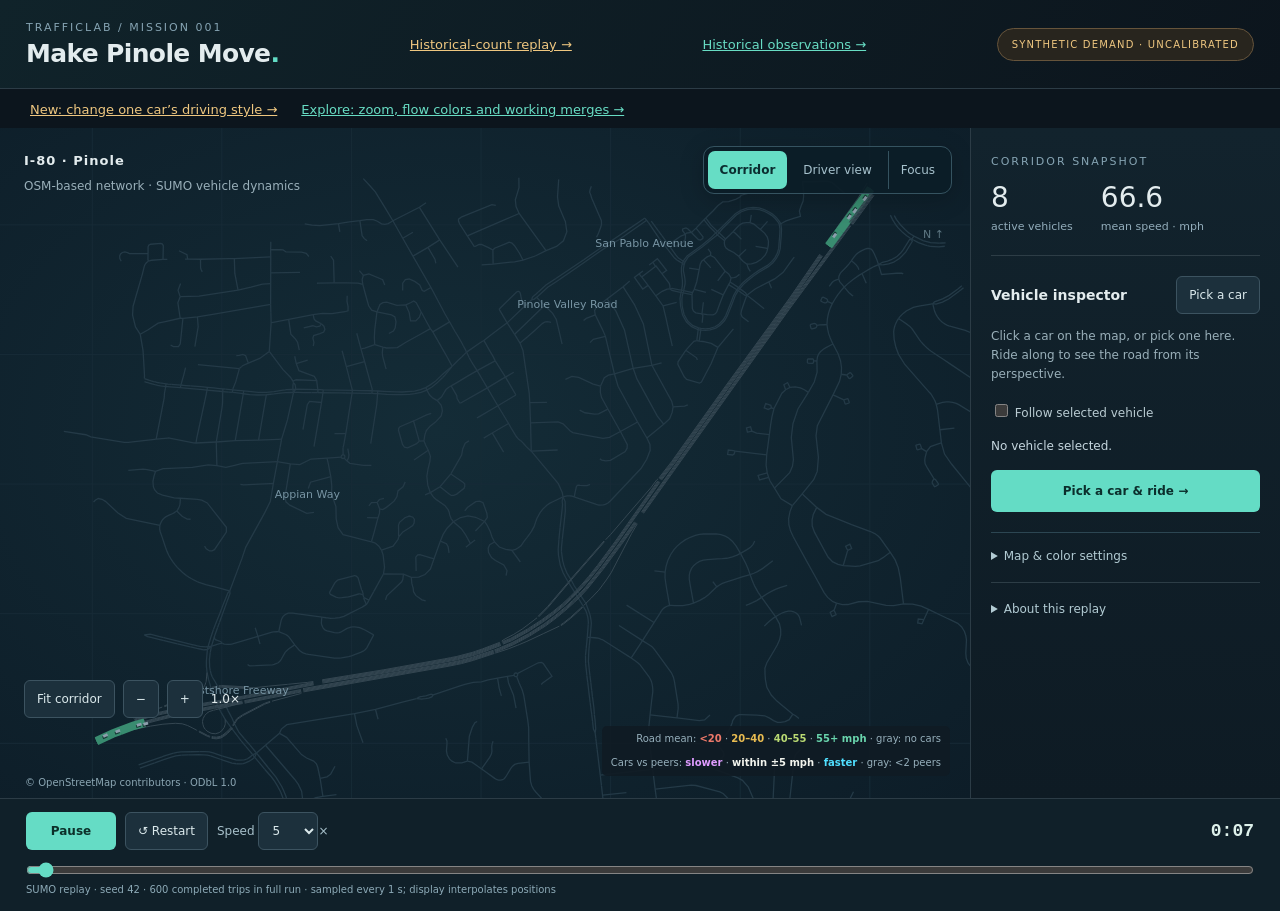
<file: docs/index.html>
<!doctype html><html lang="en"><meta charset="utf-8"><meta name="viewport" content="width=device-width,initial-scale=1"><title>TrafficLab · Make Pinole Move</title><link rel="stylesheet" href="style.css">
<body><header><div><span class="eyebrow">TRAFFICLAB / MISSION 001</span><h1>Make Pinole Move<span class="dot">.</span></h1></div><a href="historical.html" style="color:#efc780;font-size:13px">Historical-count replay →</a><a href="observations.html" style="color:#68ddc4;font-size:13px">Historical observations →</a><div class="badge">SYNTHETIC DEMAND · UNCALIBRATED</div></header>
<nav style="padding:10px 30px"><a style="color:#efc780;font-size:13px;margin-right:24px" href="drivers.html">New: change one car’s driving style →</a><a style="color:#68ddc4;font-size:13px" href="ramps.html">Explore: zoom, flow colors and working merges →</a></nav><main><section class="map" id="experience"><div class="view-switch" role="group" aria-label="Camera view"><button id="view-map" aria-pressed="true">Corridor</button><button id="view-driver" aria-pressed="false">Driver view</button><button id="focus-view" aria-pressed="false" title="Expand the road view; Escape to return">Focus</button></div><canvas tabindex="0" id="map" aria-label="Interactive road network. Click a vehicle to inspect; drag to pan; scroll to zoom."></canvas><div class="maplabel"><strong id="networkname">Loading corridor…</strong><span>OSM-based network · SUMO vehicle dynamics</span></div><div class="mapbuttons"><button id="fit">Fit corridor</button><button id="zoom-out" aria-label="Zoom out">−</button><button id="zoom" aria-label="Zoom in">+</button><output id="zoom-level" aria-label="Zoom level">1×</output></div><div class="compass">N ↑</div><div class="legend" id="flow-legend"></div><div id="driver-hud" hidden><span class="eyebrow">RIDE ALONG</span><strong><span id="driver-speed">—</span><small> mph</small></strong><span id="driver-road">Selected vehicle</span><span class="driver-disclaimer">Schematic view · flat road geometry</span></div><div id="driver-empty" hidden><strong>This car has left the recorded view.</strong><p>Pick another car to keep exploring, or scrub back.</p><button id="driver-next">Ride another car</button><button id="driver-back">Back to corridor</button></div><div id="view-notice" role="status" aria-live="polite"></div><div class="credit">© OpenStreetMap contributors · ODbL 1.0</div></section>
<aside><span class="eyebrow">CORRIDOR SNAPSHOT</span><div class="stats"><div><strong id="count">—</strong><span>active vehicles</span></div><div><strong id="mean">—</strong><span>mean speed · mph</span></div></div><hr><div class="inspecthead"><h2>Vehicle inspector</h2><button id="pick">Pick a car</button></div><p class="hint">Click a car on the map, or pick one here. Ride along to see the road from its perspective.</p><label class="follow"><input id="follow" type="checkbox"> Follow selected vehicle</label><div id="details">No vehicle selected.</div><button id="ride-selected" class="ride-button">Ride with this car →</button><details class="view-options"><summary>Map & color settings</summary><p>Scroll or pinch to zoom at a location. Drag to pan; double-click to zoom in. Manual navigation releases follow mode.</p><label>Jump to <select id="jump"><option value="">Choose a location…</option></select></label><label><input id="road-flow" type="checkbox" checked> Color roads by local mean speed</label><label>Car colors <select id="car-colors"><option value="relative">Relative to nearby traffic</option><option value="absolute">Absolute speed</option></select></label><details class="color-help"><summary>How the colors work</summary><p>Local = same road and direction, in 100 m sections, at the current simulation sample. Gray roads have no cars. Relative colors compare each car with the other cars; fewer than two peers stays gray. These are simulated speeds.</p></details></details><hr><details class="scene-notes"><summary>About this replay</summary><p>Seeded, synthetic through-traffic on a real road network. Cars follow SUMO’s microscopic model. The browser replays the exported states.</p><p class="caution">This is a technical demonstration, not measured traffic, a calibrated model, or evidence for a traffic intervention.</p><details><summary>Run provenance</summary><pre id="provenance"></pre></details></details></aside></main>
<footer><div class="transport"><button id="play" disabled>Loading…</button><button id="restart" title="Return to the start of the replay">↺ Restart</button><label>Speed <select id="rate"><option>0.5</option><option>1</option><option>2</option><option selected>5</option><option>10</option><option>25</option></select>×</label><strong id="clock">0:00</strong></div><input id="timeline" type="range" min="0" max="1" step="0.1" value="0" aria-label="Simulation time"><span id="status" role="status">Loading real SUMO trajectory data…</span></footer><script src="flow-layer.js"></script><script src="driver-geometry.js"></script><script src="driver-view.js"></script><script src="app.js"></script></body></html>
</file>
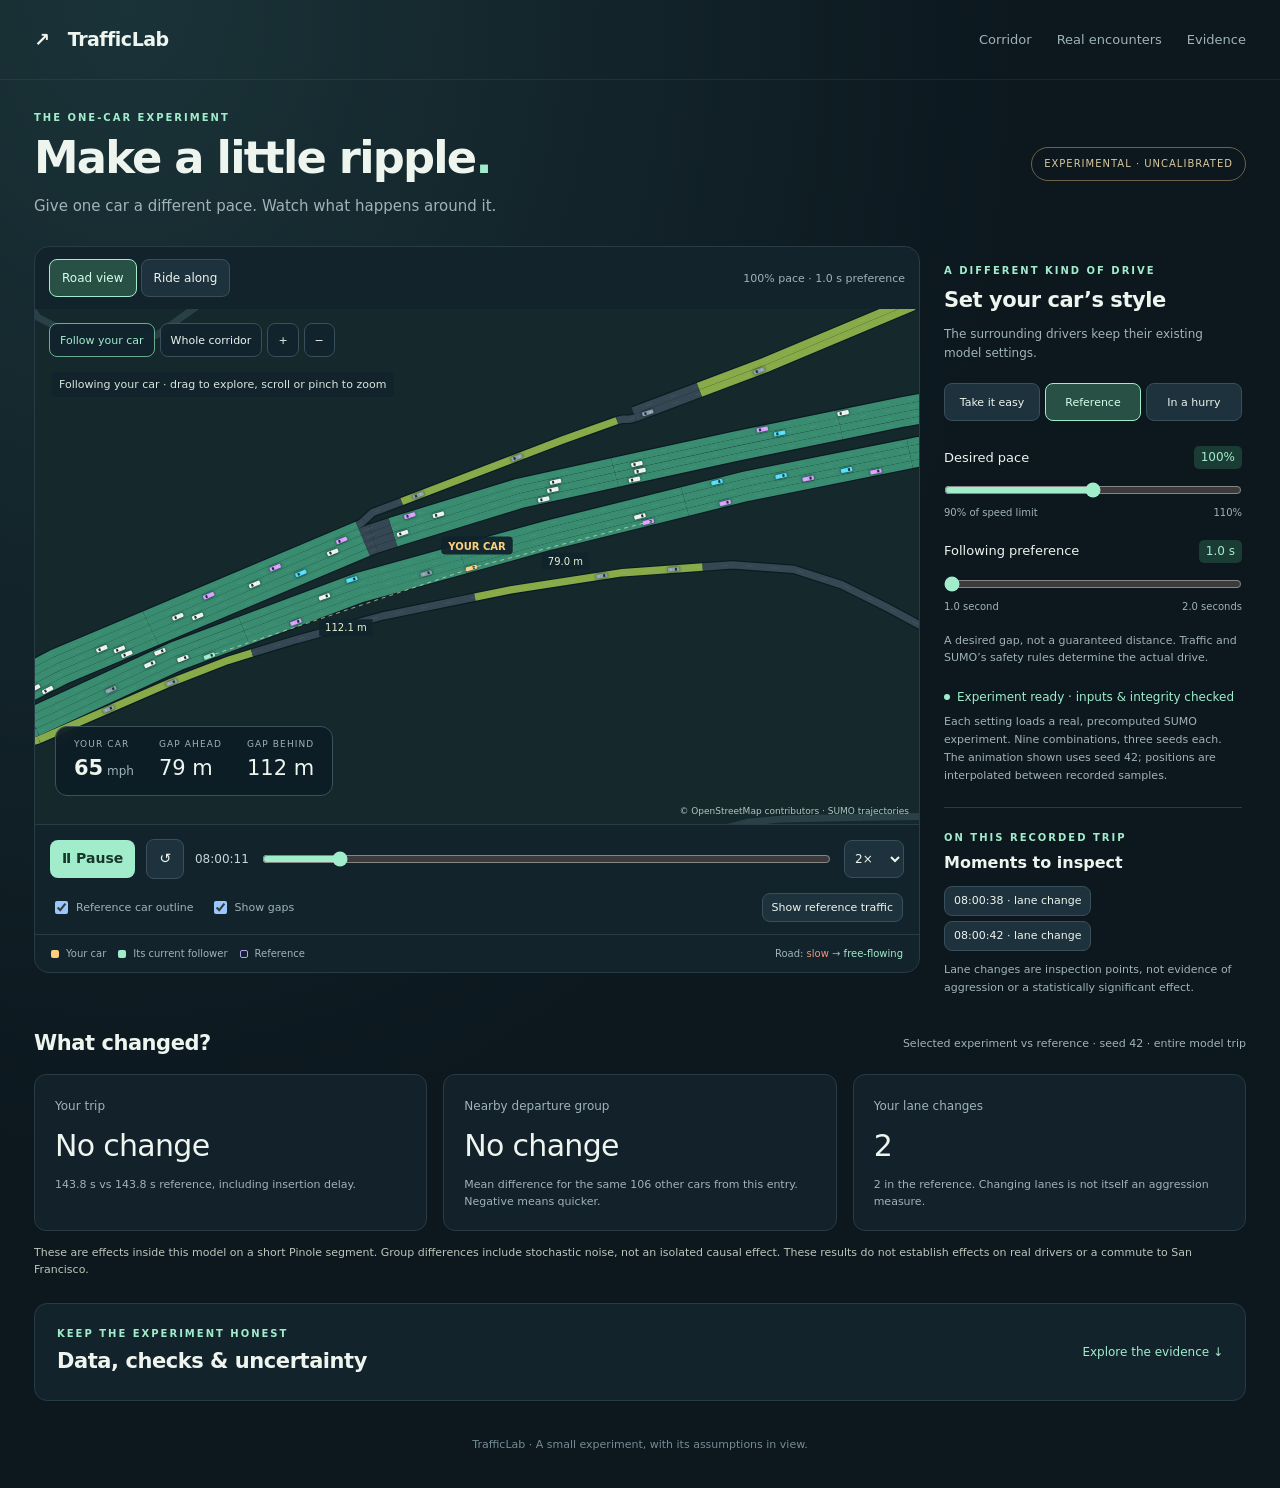
<file: docs/drivers.html>
<!doctype html><html lang="en"><meta charset="utf-8"><meta name="viewport" content="width=device-width,initial-scale=1"><title>TrafficLab · Make a little ripple</title><link rel="stylesheet" href="drivers.css"><body>
<header><a class="brand" href="index.html">↗ &nbsp; TrafficLab</a><nav aria-label="TrafficLab"><a href="ramps.html">Corridor</a><a href="encounters.html">Real encounters</a><a href="#evidence">Evidence</a></nav></header>
<main><div class="intro"><div><p class="eyebrow">THE ONE-CAR EXPERIMENT</p><h1>Make a little ripple<span>.</span></h1><p>Give one car a different pace. Watch what happens around it.</p></div><span class="badge">EXPERIMENTAL · UNCALIBRATED</span></div>
<div class="workspace"><section class="experience" aria-label="Traffic experiment"><div class="scene-bar"><div class="segmented" role="group" aria-label="Camera"><button id="map-view" aria-pressed="true">Road view</button><button id="driver-view" aria-pressed="false">Ride along</button></div><span id="view-label">Pinole · I-80 eastbound</span></div>
<div class="scene"><canvas id="road" tabindex="0" aria-label="Recorded traffic. Drag to pan, pinch or scroll to zoom; click a car to inspect. Plus and minus zoom. Space pauses."></canvas><div class="map-tools"><button id="follow" aria-pressed="true">Follow your car</button><button id="fit">Whole corridor</button><button id="zoom-in" aria-label="Zoom in">+</button><button id="zoom-out" aria-label="Zoom out">−</button></div><div class="scene-note" id="scene-note" role="status">Loading the experiment library…</div><div class="hud"><div><span id="who">YOUR CAR</span><strong><b id="speed">—</b><small> mph</small></strong></div><div><span>GAP AHEAD</span><strong id="gap">—</strong></div><div><span>GAP BEHIND</span><strong id="behind">—</strong></div></div><div class="credit">© OpenStreetMap contributors · SUMO trajectories</div></div>
<div class="playback"><button id="play" disabled>Loading…</button><button id="restart" aria-label="Restart your car's trip">↺</button><span id="clock">08:00:00</span><input id="timeline" type="range" min="1770" max="2100" step="0.1" value="1810" aria-label="Replay time"><label class="sr-only" for="rate">Playback speed</label><select id="rate"><option value="1">1×</option><option value="2" selected>2×</option><option value="5">5×</option><option value="10">10×</option></select></div>
<div class="view-options"><label><input id="ghost" type="checkbox" checked> Reference car outline</label><label><input id="show-gaps" type="checkbox" checked> Show gaps</label><button id="compare" aria-pressed="false">Show reference traffic</button></div><p class="legend"><i class="target-dot"></i>Your car <i class="follower-dot"></i>Its current follower <i class="ghost-dot"></i>Reference <span>Road: <b class="slow">slow</b> → <b class="fast">free-flowing</b></span></p></section>
<aside><div class="control-heading"><p class="eyebrow">A DIFFERENT KIND OF DRIVE</p><h2>Set your car’s style</h2><p>The surrounding drivers keep their existing model settings.</p></div><div class="presets" role="group" aria-label="Driver presets"><button data-preset="easy">Take it easy</button><button data-preset="reference" aria-pressed="true">Reference</button><button data-preset="hurry">In a hurry</button></div>
<label class="slider-label" for="pace">Desired pace <output id="pace-value">100%</output></label><input id="pace" type="range" min="0" max="2" step="1" value="1" disabled><div class="range-ends"><span>90% of speed limit</span><span>110%</span></div>
<label class="slider-label" for="headway">Following preference <output id="headway-value">1.0 s</output></label><input id="headway" type="range" min="0" max="2" step="1" value="0" disabled><div class="range-ends"><span>1.0 second</span><span>2.0 seconds</span></div><p class="control-note">A desired gap, not a guaranteed distance. Traffic and SUMO’s safety rules determine the actual drive.</p>
<div class="library-note"><span class="live-dot"></span><span id="load-status" role="status" aria-live="polite">Preparing your trip…</span></div><p class="small">Each setting loads a real, precomputed SUMO experiment. Nine combinations, three seeds each. The animation shown uses seed 42; positions are interpolated between recorded samples.</p><hr><p class="eyebrow">ON THIS RECORDED TRIP</p><h3>Moments to inspect</h3><div id="moments" class="moments"></div><p class="small">Lane changes are inspection points, not evidence of aggression or a statistically significant effect.</p></aside></div>
<section class="results" aria-label="Experiment results"><div class="results-heading"><h2>What changed?</h2><span>Selected experiment vs reference · seed 42 · entire model trip</span></div><div class="result-grid"><article><span>Your trip</span><strong id="target-change">—</strong><p id="target-result">Waiting for checked results.</p></article><article><span>Nearby departure group</span><strong id="cohort-change">—</strong><p id="cohort-result">A fixed group, chosen before running.</p></article><article><span>Your lane changes</span><strong id="changes">—</strong><p id="changes-result">Counted by SUMO, across the entire trip.</p></article></div><p class="result-caveat">These are effects inside this model on a short Pinole segment. Group differences include stochastic noise, not an isolated causal effect. These results do not establish effects on real drivers or a commute to San Francisco.</p></section>
<details id="evidence" class="evidence"><summary><div><p class="eyebrow">KEEP THE EXPERIMENT HONEST</p><h2>Data, checks & uncertainty</h2></div><span>Explore the evidence ↓</span></summary><div class="evidence-content"><div class="evidence-columns"><section><h3>Does it still resemble the observations?</h3><p>Every run is compared with the same 18 fully observed eastbound PeMS station-bins from September 24. Demand comes from measured entry counts, with inferred exits. Bindings and merge lengths are provisional.</p><div id="diagnostics"></div><p>These same-day discrepancies are diagnostics, not a pass certificate. Altered driving is a counterfactual: lower error does not prove a better driver model. There is no independent westbound score.</p></section><section><h3>How stable is the result?</h3><p>We repeat each setting with seeds 42, 43 and 44 while keeping departure times, routes and the selected car fixed. Below are paired differences in trip time, including delay before insertion.</p><div class="table-scroll" id="seed-table"></div><p id="seed-range"></p><p>The opposite-direction group has 173 cars that cannot directly meet the target. Its nonzero changes expose random-stream divergence. This post-run diagnostic is shown for every setting; nearby-group differences include that stochastic noise. Three seeds are a small sensitivity check, not a confidence interval. They do not cover structural model error.</p></section></div>
<section><h3>What was checked?</h3><ul id="checks"></ul><p id="cohort-definition"></p><p>The gap behind belongs to the closest reported follower whose SUMO leader is your car; that identity can change. Gaps are net bumper distances along the route. Missing leaders and followers stay missing; the search distance is 200 m. Time gaps below 2 m/s are not calculated.</p><p>All drivers use the existing Krauss car-following and LC2013 lane-changing models. Only the target’s <code>tau</code> and <code>speedFactor</code> change. The reference target has a fixed speed factor of 1.0. Its desired pace differs from the older replay’s randomly assigned preference. No emotional contagion, calming response, or fitted “swimming” behavior is claimed.</p></section><section class="next-gate"><h3>The next evidence gate</h3><p>Individual driver responses remain unvalidated. The current NGSIM encounter sample supports inspecting trajectories but has no matched response estimate. Longer I-24 recordings will support the next quality and comparison checks once download access is verified. The reserved PeMS validation dates remain untouched.</p><a href="encounters.html">Inspect the actual vehicle data →</a> <a href="DRIVER-EXPERIMENT.md">Experiment protocol & reproduction →</a></section></div></details></main>
<footer>TrafficLab · A small experiment, with its assumptions in view.</footer><script src="flow-layer.js"></script><script src="driver-view.js"></script><script src="drivers.js"></script></body></html>
</file>
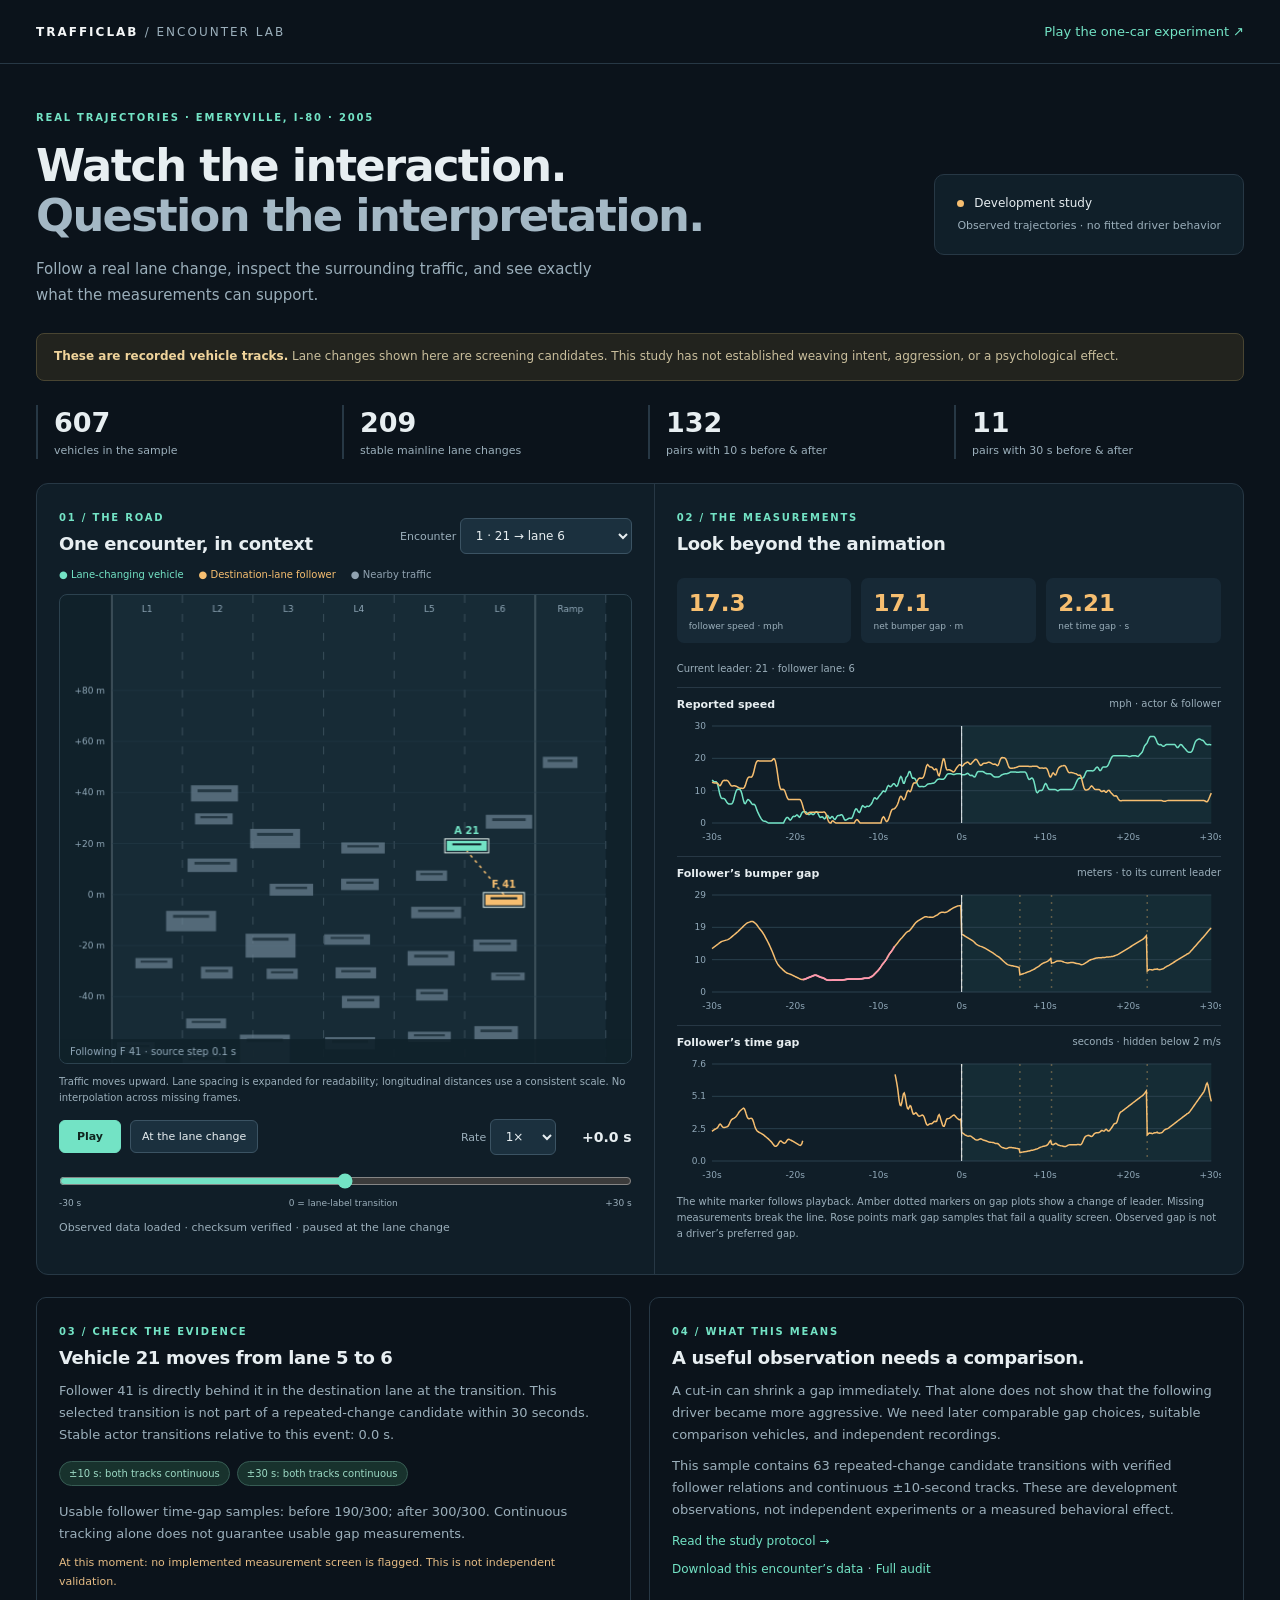
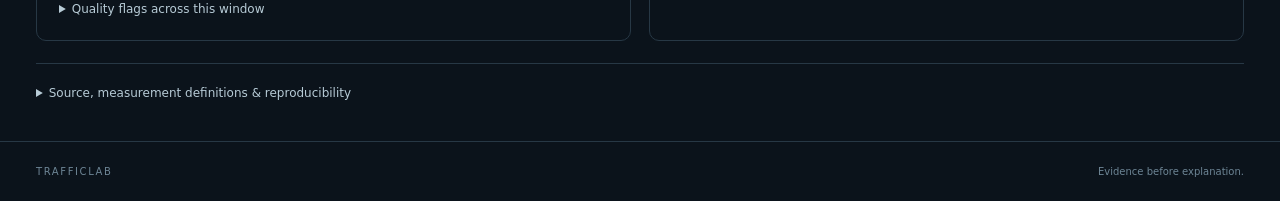
<file: docs/encounters.html>
<!doctype html>
<html lang="en">
<head><meta charset="utf-8"><meta name="viewport" content="width=device-width,initial-scale=1"><title>TrafficLab · Encounter lab</title><link rel="stylesheet" href="encounters.css"></head>
<body>
<header><a class="brand" href="ramps.html">TRAFFICLAB <span>/ ENCOUNTER LAB</span></a><a href="drivers.html">Play the one-car experiment ↗</a></header>
<main>
  <div class="intro"><div><span class="eyebrow">REAL TRAJECTORIES · EMERYVILLE, I‑80 · 2005</span><h1>Watch the interaction.<br><span>Question the interpretation.</span></h1><p>Follow a real lane change, inspect the surrounding traffic, and see exactly what the measurements can support.</p></div><div class="stage"><span class="status-dot"></span> Development study<br><small>Observed trajectories · no fitted driver behavior</small></div></div>
  <div class="notice"><strong>These are recorded vehicle tracks.</strong> Lane changes shown here are screening candidates. This study has not established weaving intent, aggression, or a psychological effect.</div>
  <section class="audit-strip" aria-label="Sample audit"><div><b id="n-vehicles">—</b><span>vehicles in the sample</span></div><div><b id="n-events">—</b><span>stable mainline lane changes</span></div><div><b id="n-pairs">—</b><span>pairs with 10 s before & after</span></div><div><b id="n-long">—</b><span>pairs with 30 s before & after</span></div></section>
  <section class="workspace" aria-label="Encounter inspection">
    <div class="road-panel">
      <div class="panel-heading"><div><span class="eyebrow">01 / THE ROAD</span><h2>One encounter, in context</h2></div><label>Encounter <select id="encounter" disabled aria-label="Choose encounter"></select></label></div>
      <div class="legend"><span class="actor-key">● Lane-changing vehicle</span><span class="follower-key">● Destination-lane follower</span><span>● Nearby traffic</span></div>
      <canvas id="road" aria-label="Top-down schematic replay of measured vehicle positions"></canvas>
      <p class="road-note">Traffic moves upward. Lane spacing is expanded for readability; longitudinal distances use a consistent scale. No interpolation across missing frames.</p>
      <div class="controls"><button id="play" disabled>Play</button><button id="event-zero" disabled>At the lane change</button><label>Rate <select id="rate" aria-label="Playback rate"><option value="0.5">½×</option><option value="1" selected>1×</option><option value="2">2×</option></select></label><output id="clock">—</output></div>
      <input id="timeline" aria-label="Seconds relative to lane change" type="range" min="-30" max="30" step="0.1" value="0" disabled>
      <div class="timeline-labels"><span id="time-start">Before</span><span>0 = lane-label transition</span><span id="time-end">After</span></div>
      <p id="load-status" role="status" aria-live="polite">Loading the audit and observed encounter…</p>
    </div>
    <div class="measurement-panel">
      <div class="panel-heading"><div><span class="eyebrow">02 / THE MEASUREMENTS</span><h2>Look beyond the animation</h2></div></div>
      <div class="metrics"><div><b id="current-speed">—</b><span>follower speed · mph</span></div><div><b id="current-gap">—</b><span>net bumper gap · m</span></div><div><b id="current-headway">—</b><span>net time gap · s</span></div></div>
      <p id="current-leader" class="plot-note"></p>
      <div class="plot"><h3>Reported speed <span>mph · actor & follower</span></h3><canvas id="speed-chart" aria-label="Reported speed over time. Click to seek." tabindex="0"></canvas></div>
      <div class="plot"><h3>Follower’s bumper gap <span>meters · to its current leader</span></h3><canvas id="gap-chart" aria-label="Net bumper gap over time. Click to seek." tabindex="0"></canvas></div>
      <div class="plot"><h3>Follower’s time gap <span>seconds · hidden below 2 m/s</span></h3><canvas id="headway-chart" aria-label="Net following-time gap over time. Click to seek." tabindex="0"></canvas></div>
      <p class="plot-note">The white marker follows playback. Amber dotted markers on gap plots show a change of leader. Missing measurements break the line. Rose points mark gap samples that fail a quality screen. Observed gap is not a driver’s preferred gap.</p>
    </div>
  </section>
  <section class="detail-grid"><div class="detail-card"><span class="eyebrow">03 / CHECK THE EVIDENCE</span><h2 id="event-title">Encounter details</h2><p id="event-description"></p><div id="coverage"></div><p id="gap-coverage"></p><p id="quality-now" role="status"></p><details><summary>Quality flags across this window</summary><div id="window-flags"></div></details></div><div class="detail-card"><span class="eyebrow">04 / WHAT THIS MEANS</span><h2>A useful observation needs a comparison.</h2><p>A cut-in can shrink a gap immediately. That alone does not show that the following driver became more aggressive. We need later comparable gap choices, suitable comparison vehicles, and independent recordings.</p><p id="sample-conclusion"></p><a href="ENCOUNTER-PROTOCOL.md">Read the study protocol →</a><p><a id="download" href="encounter-data/index.json" download>Download this encounter’s data</a> · <a href="encounter-data/index.json">Full audit</a></p></div></section>
  <details class="provenance"><summary>Source, measurement definitions & reproducibility</summary><p>US DOT / FHWA NGSIM, eastbound I‑80 in Emeryville, April 13, 2005. This is a five-minute development sample from a roughly 500 m observation site, not today’s traffic or a calibrated simulation. Three examples were selected by the predeclared coverage/time/ID rule. A fourth repeated-change example was added under a documented exploratory amendment, using the same ranking within that cohort. No selection uses the behavioral response.</p><p>Positions refer to vehicle front centers. Bumper gap subtracts the leader’s length from front-to-front spacing. Time gap divides that distance by follower speed. Missing leaders and invalid geometry produce missing values. Speeds are source estimates; acceleration and jerk effects have not been analyzed.</p><p id="clock-note"></p><p><a href="https://www.fhwa.dot.gov/publications/research/operations/06137/">FHWA source description</a> · <a href="ENCOUNTER-AUDIT.md">Audit findings & reproduction</a> · <a href="https://creativecommons.org/licenses/by-sa/3.0/">Data: CC BY-SA 3.0</a></p><p>Derived display subset by TrafficLab: unit conversion, exact deduplication, conflicting-key quarantine, gap derivation and event screening. The source API’s license object states CC BY-SA 3.0; its Common Core metadata also lists 4.0. Both declarations are preserved with the acquisition record.</p></details>
</main><footer>TRAFFICLAB <span>Evidence before explanation.</span></footer>
<script src="encounters.js"></script></body></html>
</file>
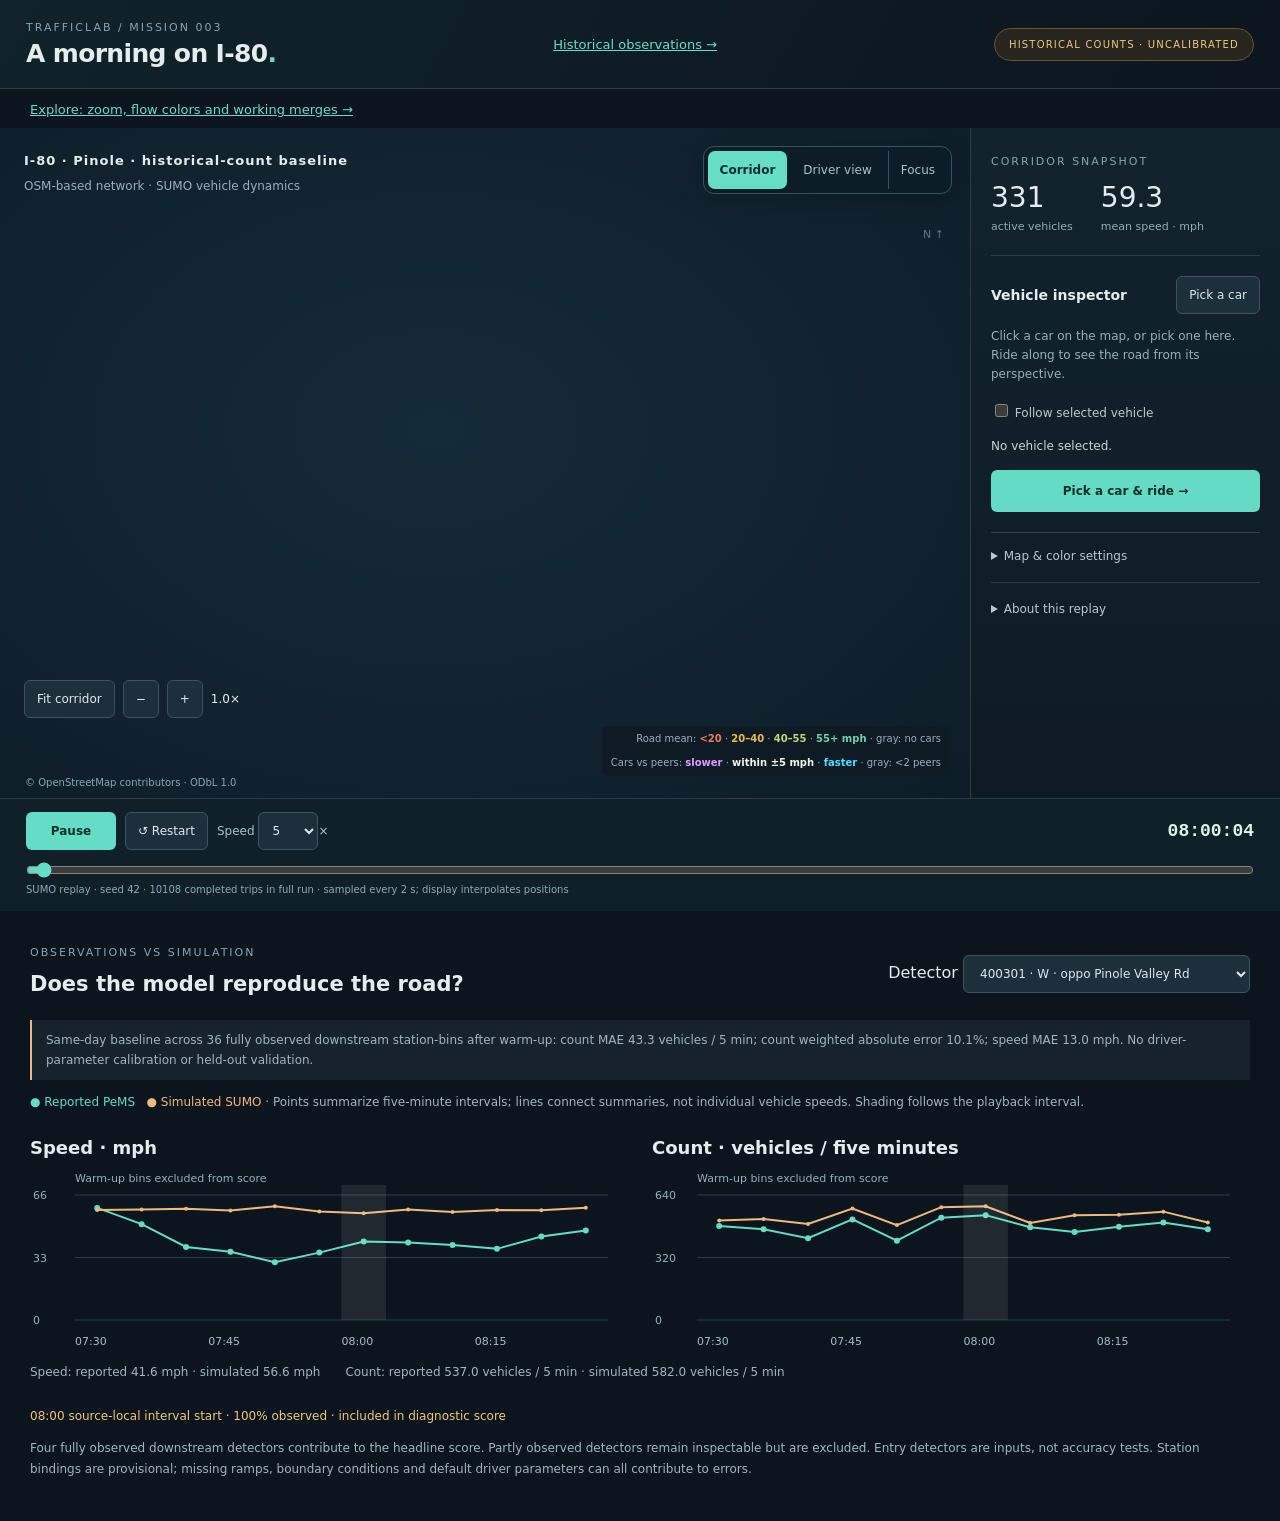
<file: docs/historical.html>
<!doctype html><html lang="en"><meta charset="utf-8"><meta name="viewport" content="width=device-width,initial-scale=1"><title>TrafficLab · A morning on I-80</title><link rel="stylesheet" href="style.css">
<body data-replay="historical-replay.json.gz"><header><div><span class="eyebrow">TRAFFICLAB / MISSION 003</span><h1>A morning on I-80<span class="dot">.</span></h1></div><a href="observations.html" style="color:#68ddc4;font-size:13px">Historical observations →</a><div class="badge">HISTORICAL COUNTS · UNCALIBRATED</div></header>
<nav style="padding:10px 30px"><a style="color:#68ddc4;font-size:13px" href="ramps.html">Explore: zoom, flow colors and working merges →</a></nav><main><section class="map" id="experience"><div class="view-switch" role="group" aria-label="Camera view"><button id="view-map" aria-pressed="true">Corridor</button><button id="view-driver" aria-pressed="false">Driver view</button><button id="focus-view" aria-pressed="false" title="Expand the road view; Escape to return">Focus</button></div><canvas tabindex="0" id="map" aria-label="Interactive road network. Click a vehicle to inspect; drag to pan; scroll to zoom."></canvas><div class="maplabel"><strong id="networkname">Loading corridor…</strong><span>OSM-based network · SUMO vehicle dynamics</span></div><div class="mapbuttons"><button id="fit">Fit corridor</button><button id="zoom-out" aria-label="Zoom out">−</button><button id="zoom" aria-label="Zoom in">+</button><output id="zoom-level" aria-label="Zoom level">1×</output></div><div class="compass">N ↑</div><div class="legend" id="flow-legend"></div><div id="driver-hud" hidden><span class="eyebrow">RIDE ALONG</span><strong><span id="driver-speed">—</span><small> mph</small></strong><span id="driver-road">Selected vehicle</span><span class="driver-disclaimer">Schematic view · flat road geometry</span></div><div id="driver-empty" hidden><strong>This car has left the recorded view.</strong><p>Pick another car to keep exploring, or scrub back.</p><button id="driver-next">Ride another car</button><button id="driver-back">Back to corridor</button></div><div id="view-notice" role="status" aria-live="polite"></div><div class="credit">© OpenStreetMap contributors · ODbL 1.0</div></section>
<aside><span class="eyebrow">CORRIDOR SNAPSHOT</span><div class="stats"><div><strong id="count">—</strong><span>active vehicles</span></div><div><strong id="mean">—</strong><span>mean speed · mph</span></div></div><hr><div class="inspecthead"><h2>Vehicle inspector</h2><button id="pick">Pick a car</button></div><p class="hint">Click a car on the map, or pick one here. Ride along to see the road from its perspective.</p><label class="follow"><input id="follow" type="checkbox"> Follow selected vehicle</label><div id="details">No vehicle selected.</div><button id="ride-selected" class="ride-button">Ride with this car →</button><details class="view-options"><summary>Map & color settings</summary><p>Scroll or pinch to zoom at a location. Drag to pan; double-click to zoom in. Manual navigation releases follow mode.</p><label>Jump to <select id="jump"><option value="">Choose a location…</option></select></label><label><input id="road-flow" type="checkbox" checked> Color roads by local mean speed</label><label>Car colors <select id="car-colors"><option value="relative">Relative to nearby traffic</option><option value="absolute">Absolute speed</option></select></label><details class="color-help"><summary>How the colors work</summary><p>Local = same road and direction, in 100 m sections, at the current simulation sample. Gray roads have no cars. Relative colors compare each car with the other cars; fewer than two peers stays gray. These are simulated speeds.</p></details></details><hr><details class="scene-notes"><summary>About this replay</summary><p>September 24, 2026 · 08:00–08:10 source-local time. Entry counts come from PeMS; individual cars, departure timing and driver behavior are simulated by SUMO.</p><p class="caution">Through-traffic baseline: no ramp entries or exits. Eastbound input is only 75% observed. Speeds are not forced to match history. The comparison below exposes the mismatch; this is not a calibrated reconstruction.</p><p id="run-report"></p><a href="index.html" style="color:#68ddc4;font-size:12px">Mission 001 synthetic demo →</a><details><summary>Run provenance</summary><pre id="provenance"></pre></details></details></aside></main>
<footer><div class="transport"><button id="play" disabled>Loading…</button><button id="restart" title="Return to the start of the replay">↺ Restart</button><label>Speed <select id="rate"><option>0.5</option><option>1</option><option>2</option><option selected>5</option><option>10</option><option>25</option></select>×</label><strong id="clock">0:00</strong></div><input id="timeline" type="range" min="0" max="1" step="0.1" value="0" aria-label="Simulation time"><span id="status" role="status">Loading real SUMO trajectory data…</span></footer><section id="comparison" hidden><div class="compare-heading"><div><span class="eyebrow">OBSERVATIONS VS SIMULATION</span><h2>Does the model reproduce the road?</h2></div><label>Detector <select id="compare-station"></select></label></div><p id="diagnostics"></p><p><span class="observed-key">● Reported PeMS</span> &nbsp; <span class="simulated-key">● Simulated SUMO</span> · Points summarize five-minute intervals; lines connect summaries, not individual vehicle speeds. Shading follows the playback interval.</p><div class="compare-grid"><div><h2>Speed · mph</h2><canvas id="compare-speed"></canvas></div><div><h2>Count · vehicles / five minutes</h2><canvas id="compare-count"></canvas></div></div><div id="compare-values"></div><p id="compare-quality"></p><p>Four fully observed downstream detectors contribute to the headline score. Partly observed detectors remain inspectable but are excluded. Entry detectors are inputs, not accuracy tests. Station bindings are provisional; missing ramps, boundary conditions and default driver parameters can all contribute to errors.</p></section><script src="flow-layer.js"></script><script src="driver-geometry.js"></script><script src="driver-view.js"></script><script src="app.js"></script></body></html>
</file>
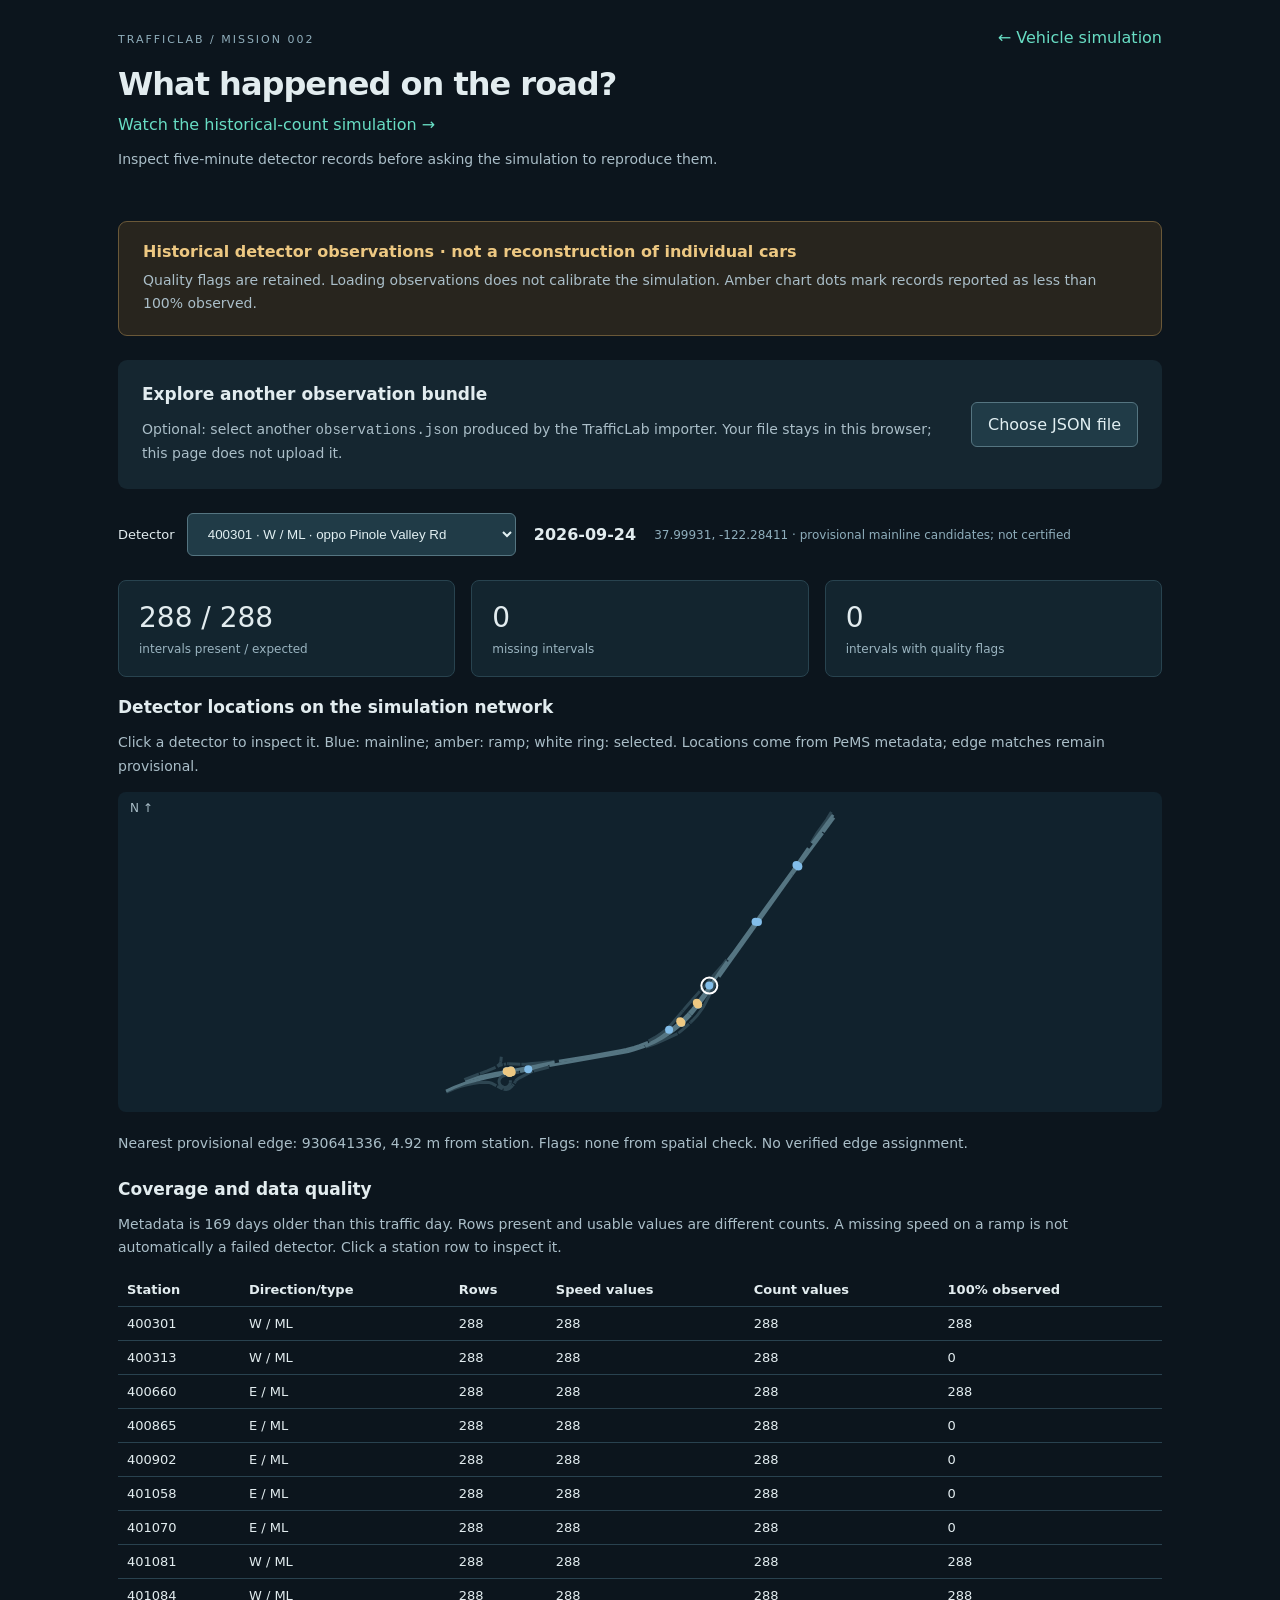
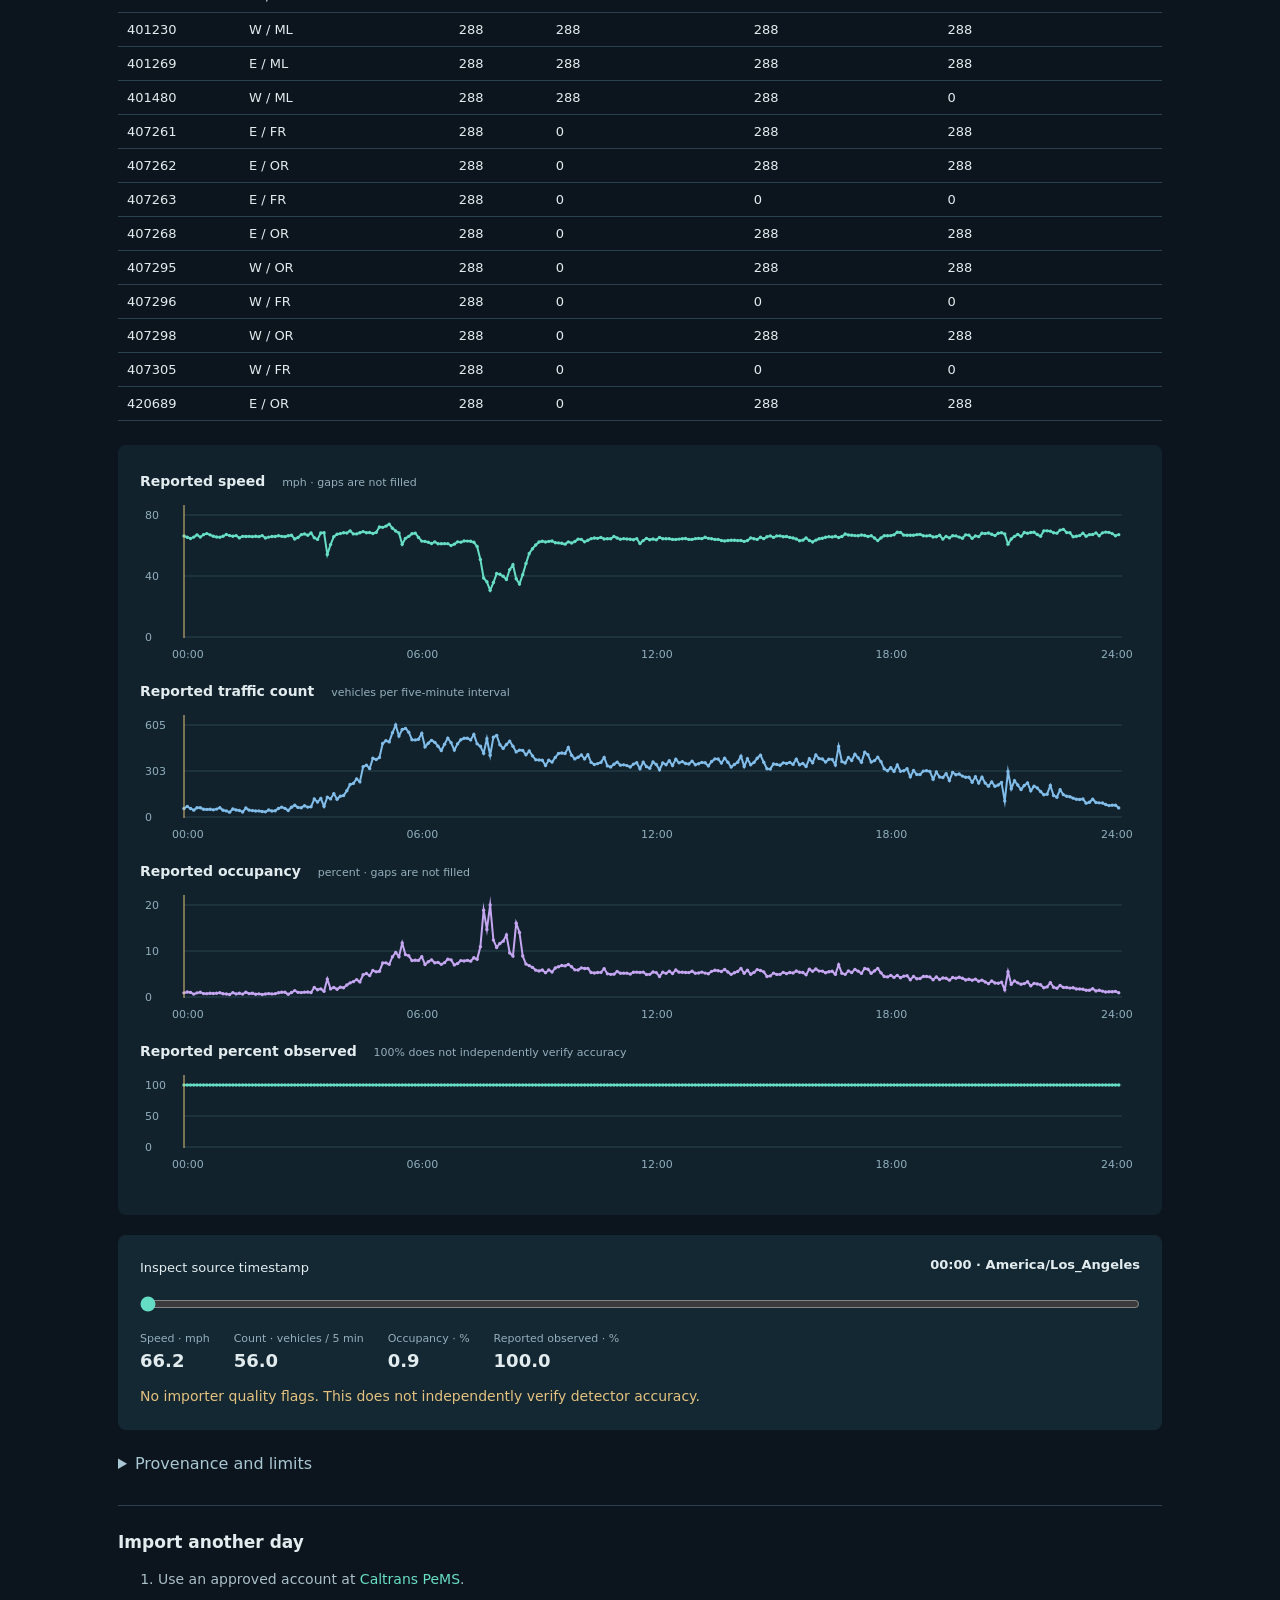
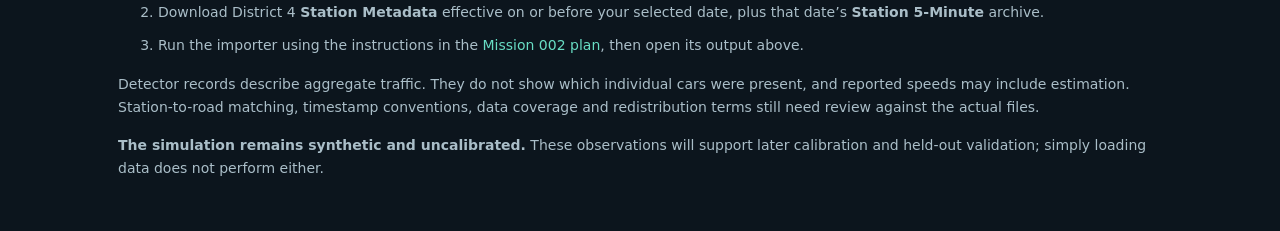
<file: docs/observations.html>
<!doctype html><html lang="en"><meta charset="utf-8"><meta name="viewport" content="width=device-width,initial-scale=1"><title>TrafficLab · Historical observations</title><link rel="stylesheet" href="observations.css"><body>
<header><a href="index.html">← Vehicle simulation</a><span>TRAFFICLAB / MISSION 002</span><h1>What happened on the road?</h1><a href="historical.html" style="display:block;float:none;margin:12px 0">Watch the historical-count simulation →</a><p>Inspect five-minute detector records before asking the simulation to reproduce them.</p></header>
<main><section class="notice" id="notice"><strong>Historical observation inspector</strong><p>September 24, 2026 · Pinole / I-80. The hosted day loads automatically. Historical observations remain separate from synthetic vehicle trajectories.</p></section>
<section class="load"><div><h2>Explore another observation bundle</h2><p>Optional: select another <code>observations.json</code> produced by the TrafficLab importer. Your file stays in this browser; this page does not upload it.</p></div><label class="button">Choose JSON file<input id="file" type="file" accept=".json,application/json"></label></section><p id="error" role="alert"></p>
<section id="workspace" hidden><div class="toolbar"><label>Detector <select id="station"></select></label><strong id="date"></strong><span id="location"></span></div><div class="cards"><div><b id="present">—</b><span>intervals present / expected</span></div><div><b id="missing">—</b><span>missing intervals</span></div><div><b id="flagged">—</b><span>intervals with quality flags</span></div></div>
<section id="mapSection" hidden><h2>Detector locations on the simulation network</h2><p>Click a detector to inspect it. Blue: mainline; amber: ramp; white ring: selected. Locations come from PeMS metadata; edge matches remain provisional.</p><canvas id="map" height="320" aria-label="Detector map"></canvas><p id="mapping"></p></section><section id="reviewSection" hidden><h2>Coverage and data quality</h2><p id="reviewNote"></p><div class="tablewrap"><table><thead><tr><th>Station</th><th>Direction/type</th><th>Rows</th><th>Speed values</th><th>Count values</th><th>100% observed</th></tr></thead><tbody id="reviewRows"></tbody></table></div></section><div class="charts"><h2>Reported speed <small>mph · gaps are not filled</small></h2><canvas id="speed" height="170" aria-label="Reported speed by time"></canvas><h2>Reported traffic count <small>vehicles per five-minute interval</small></h2><canvas id="flow" height="140" aria-label="Reported count by time"></canvas><h2>Reported occupancy <small>percent · gaps are not filled</small></h2><canvas id="occupancy" height="140" aria-label="Occupancy by time"></canvas><h2>Reported percent observed <small>100% does not independently verify accuracy</small></h2><canvas id="observed" height="110" aria-label="Percent observed by time"></canvas></div>
<section class="inspect"><label>Inspect source timestamp <strong id="clock"></strong><input id="time" type="range" min="0" max="287" value="0" step="1"></label><div id="values"></div><p id="quality"></p></section>
<details><summary>Provenance and limits</summary><pre id="provenance"></pre></details></section>
<section class="instructions"><h2>Import another day</h2><ol><li>Use an approved account at <a href="https://pems.dot.ca.gov/">Caltrans PeMS</a>.</li><li>Download District 4 <strong>Station Metadata</strong> effective on or before your selected date, plus that date’s <strong>Station 5-Minute</strong> archive.</li><li>Run the importer using the instructions in the <a href="https://github.com/lexluttrell/TrafficLab/blob/main/docs/MISSION-002-PLAN.md">Mission 002 plan</a>, then open its output above.</li></ol><p>Detector records describe aggregate traffic. They do not show which individual cars were present, and reported speeds may include estimation. Station-to-road matching, timestamp conventions, data coverage and redistribution terms still need review against the actual files.</p><p><strong>The simulation remains synthetic and uncalibrated.</strong> These observations will support later calibration and held-out validation; simply loading data does not perform either.</p></section></main><script src="observations.js"></script></body></html>
</file>
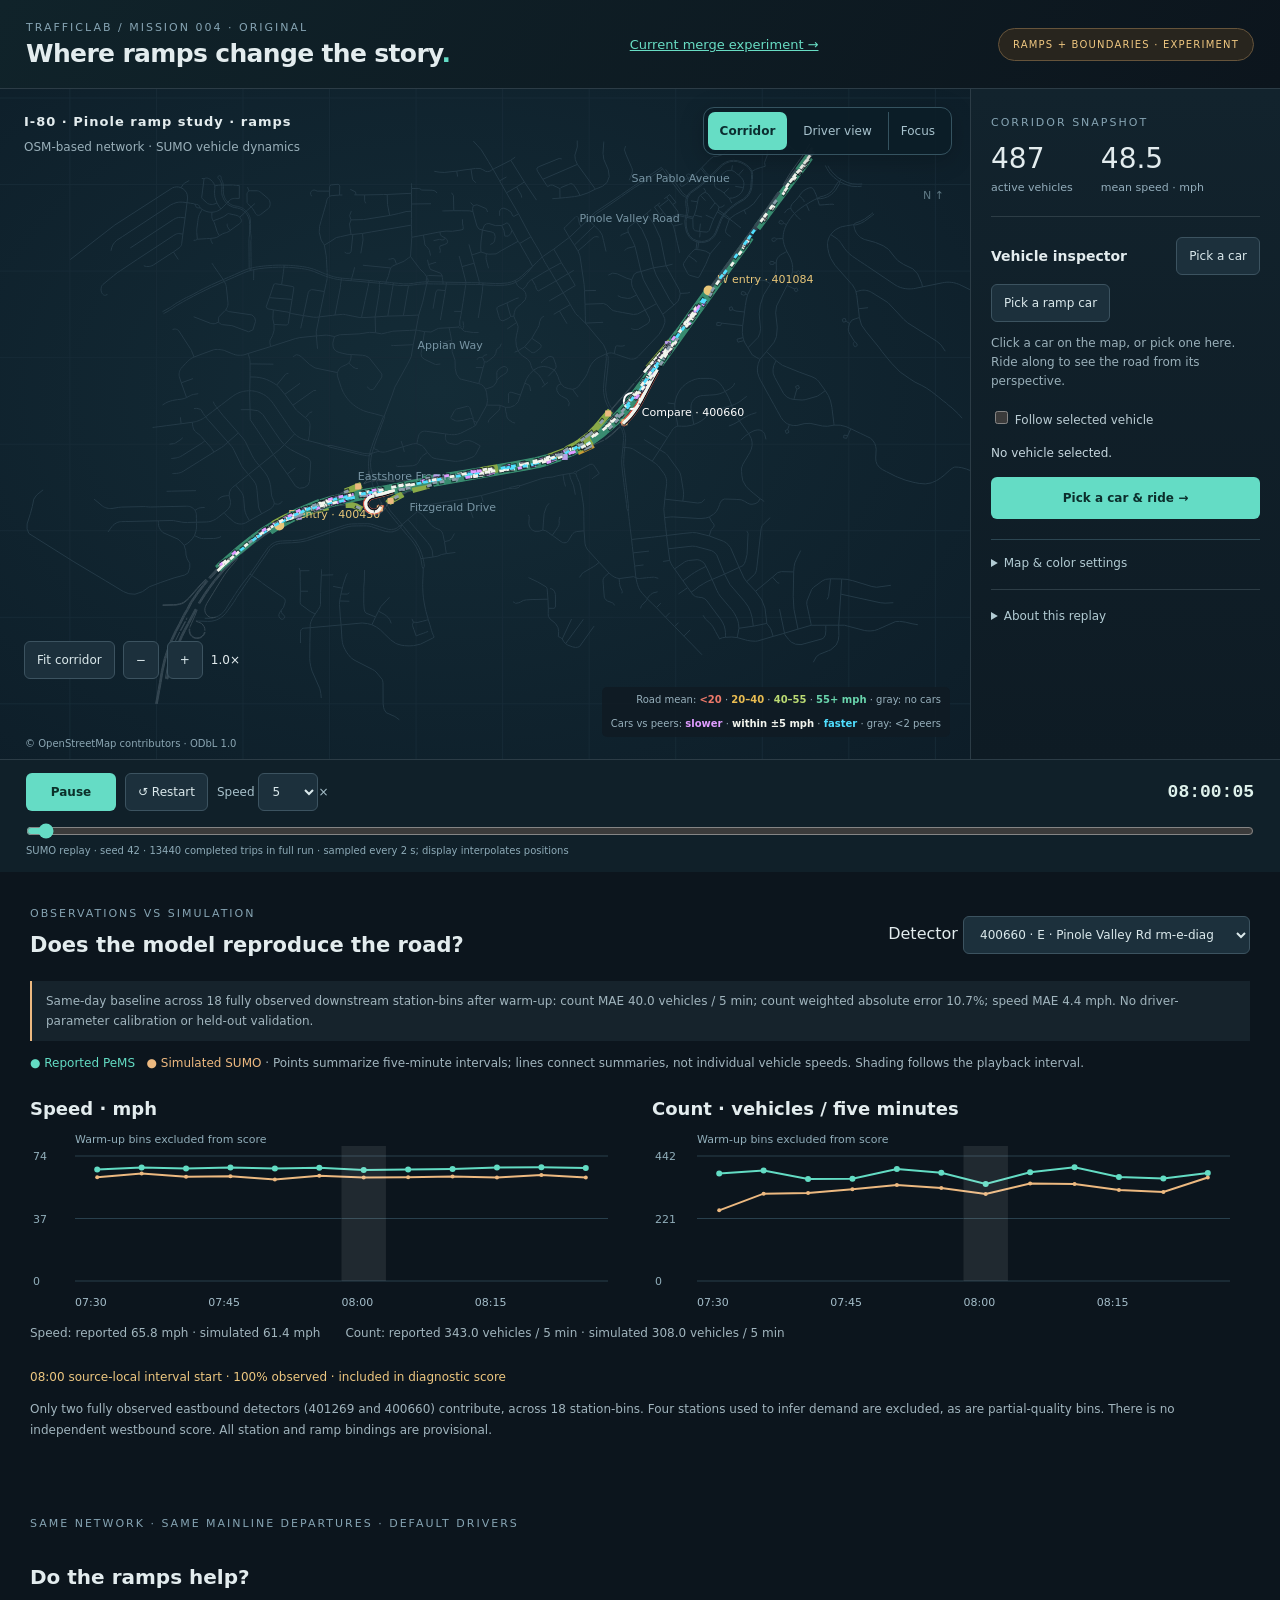
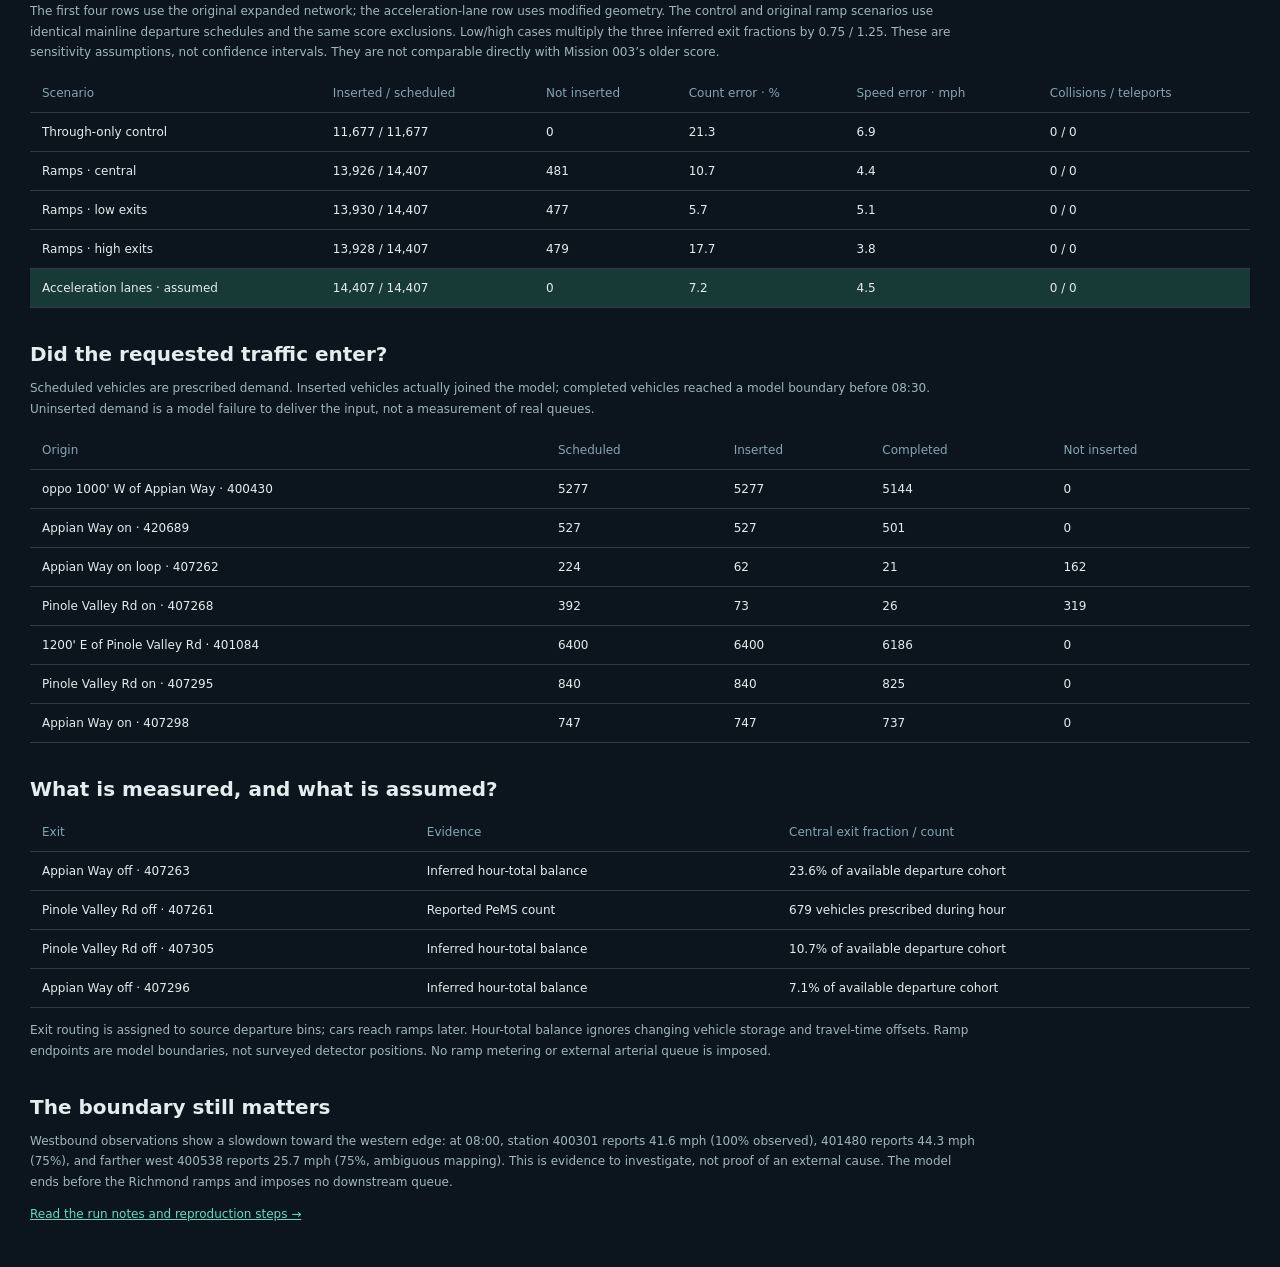
<file: docs/ramps-before.html>
<!doctype html><html lang="en"><meta charset="utf-8"><meta name="viewport" content="width=device-width,initial-scale=1"><title>TrafficLab · Where ramps change the story</title><link rel="stylesheet" href="style.css">
<body data-replay="ramps-replay.json.gz"><header><div><span class="eyebrow">TRAFFICLAB / MISSION 004 · ORIGINAL</span><h1>Where ramps change the story<span class="dot">.</span></h1></div><a href="ramps.html" style="color:#68ddc4;font-size:13px">Current merge experiment →</a><div class="badge">RAMPS + BOUNDARIES · EXPERIMENT</div></header>
<main><section class="map" id="experience"><div class="view-switch" role="group" aria-label="Camera view"><button id="view-map" aria-pressed="true">Corridor</button><button id="view-driver" aria-pressed="false">Driver view</button><button id="focus-view" aria-pressed="false" title="Expand the road view; Escape to return">Focus</button></div><canvas tabindex="0" id="map" aria-label="Interactive road network. Click a vehicle to inspect; drag to pan; scroll to zoom."></canvas><div class="maplabel"><strong id="networkname">Loading corridor…</strong><span>OSM-based network · SUMO vehicle dynamics</span></div><div class="mapbuttons"><button id="fit">Fit corridor</button><button id="zoom-out" aria-label="Zoom out">−</button><button id="zoom" aria-label="Zoom in">+</button><output id="zoom-level" aria-label="Zoom level">1×</output></div><div class="compass">N ↑</div><div class="legend" id="flow-legend"></div><div id="driver-hud" hidden><span class="eyebrow">RIDE ALONG</span><strong><span id="driver-speed">—</span><small> mph</small></strong><span id="driver-road">Selected vehicle</span><span class="driver-disclaimer">Schematic view · flat road geometry</span></div><div id="driver-empty" hidden><strong>This car has left the recorded view.</strong><p>Pick another car to keep exploring, or scrub back.</p><button id="driver-next">Ride another car</button><button id="driver-back">Back to corridor</button></div><div id="view-notice" role="status" aria-live="polite"></div><div class="credit">© OpenStreetMap contributors · ODbL 1.0</div></section>
<aside><span class="eyebrow">CORRIDOR SNAPSHOT</span><div class="stats"><div><strong id="count">—</strong><span>active vehicles</span></div><div><strong id="mean">—</strong><span>mean speed · mph</span></div></div><hr><div class="inspecthead"><h2>Vehicle inspector</h2><button id="pick">Pick a car</button></div><button id="pick-ramp">Pick a ramp car</button><p class="hint">Click a car on the map, or pick one here. Ride along to see the road from its perspective.</p><label class="follow"><input id="follow" type="checkbox"> Follow selected vehicle</label><div id="details">No vehicle selected.</div><button id="ride-selected" class="ride-button">Ride with this car →</button><details class="view-options"><summary>Map & color settings</summary><p>Scroll or pinch to zoom at a location. Drag to pan; double-click to zoom in. Manual navigation releases follow mode.</p><label>Jump to <select id="jump"><option value="">Choose a location…</option></select></label><label><input id="road-flow" type="checkbox" checked> Color roads by local mean speed</label><label>Car colors <select id="car-colors"><option value="relative">Relative to nearby traffic</option><option value="absolute">Absolute speed</option></select></label><details class="color-help"><summary>How the colors work</summary><p>Local = same road and direction, in 100 m sections, at the current simulation sample. Gray roads have no cars. Relative colors compare each car with the other cars; fewer than two peers stays gray. These are simulated speeds.</p></details></details><hr><details class="scene-notes"><summary>About this replay</summary><p>September 24, 2026 · 08:00–08:10 source-local time. Entry counts come from PeMS; individual cars, departure timing and driver behavior are simulated by SUMO.</p><p class="caution">Five measured ramp entries, one measured exit and three inferred exits. Orange squares mark model ramp boundaries. Two eastbound ramps queue heavily: this remains a model experiment, not a calibrated reconstruction.</p><p id="run-report"></p><a href="historical.html" style="color:#68ddc4;font-size:12px">Mission 003 through-only replay →</a><details><summary>Run provenance</summary><pre id="provenance"></pre></details></details></aside></main>
<footer><div class="transport"><button id="play" disabled>Loading…</button><button id="restart" title="Return to the start of the replay">↺ Restart</button><label>Speed <select id="rate"><option>0.5</option><option>1</option><option>2</option><option selected>5</option><option>10</option><option>25</option></select>×</label><strong id="clock">0:00</strong></div><input id="timeline" type="range" min="0" max="1" step="0.1" value="0" aria-label="Simulation time"><span id="status" role="status">Loading real SUMO trajectory data…</span></footer><section id="comparison" hidden><div class="compare-heading"><div><span class="eyebrow">OBSERVATIONS VS SIMULATION</span><h2>Does the model reproduce the road?</h2></div><label>Detector <select id="compare-station"></select></label></div><p id="diagnostics"></p><p><span class="observed-key">● Reported PeMS</span> &nbsp; <span class="simulated-key">● Simulated SUMO</span> · Points summarize five-minute intervals; lines connect summaries, not individual vehicle speeds. Shading follows the playback interval.</p><div class="compare-grid"><div><h2>Speed · mph</h2><canvas id="compare-speed"></canvas></div><div><h2>Count · vehicles / five minutes</h2><canvas id="compare-count"></canvas></div></div><div id="compare-values"></div><p id="compare-quality"></p><p>Only two fully observed eastbound detectors (401269 and 400660) contribute, across 18 station-bins. Four stations used to infer demand are excluded, as are partial-quality bins. There is no independent westbound score. All station and ramp bindings are provisional.</p></section><section class="ramp-review"><span class="eyebrow">SAME NETWORK · SAME MAINLINE DEPARTURES · DEFAULT DRIVERS</span><h2>Do the ramps help?</h2><p>The first four rows use the original expanded network; the acceleration-lane row uses modified geometry. The control and original ramp scenarios use identical mainline departure schedules and the same score exclusions. Low/high cases multiply the three inferred exit fractions by 0.75 / 1.25. These are sensitivity assumptions, not confidence intervals. They are not comparable directly with Mission 003’s older score.</p><div id="scenario-table" class="table-scroll">Loading comparison…</div><h2>Did the requested traffic enter?</h2><p>Scheduled vehicles are prescribed demand. Inserted vehicles actually joined the model; completed vehicles reached a model boundary before 08:30. Uninserted demand is a model failure to deliver the input, not a measurement of real queues.</p><div id="origin-table" class="table-scroll"></div><h2>What is measured, and what is assumed?</h2><div id="exit-table" class="table-scroll"></div><p>Exit routing is assigned to source departure bins; cars reach ramps later. Hour-total balance ignores changing vehicle storage and travel-time offsets. Ramp endpoints are model boundaries, not surveyed detector positions. No ramp metering or external arterial queue is imposed.</p><h2>The boundary still matters</h2><p>Westbound observations show a slowdown toward the western edge: at 08:00, station 400301 reports 41.6 mph (100% observed), 401480 reports 44.3 mph (75%), and farther west 400538 reports 25.7 mph (75%, ambiguous mapping). This is evidence to investigate, not proof of an external cause. The model ends before the Richmond ramps and imposes no downstream queue.</p><p><a href="MISSION-004.md">Read the run notes and reproduction steps →</a></p></section><script src="flow-layer.js"></script><script src="driver-geometry.js"></script><script src="driver-view.js"></script><script src="app.js"></script><script src="ramps.js"></script></body></html>
</file>
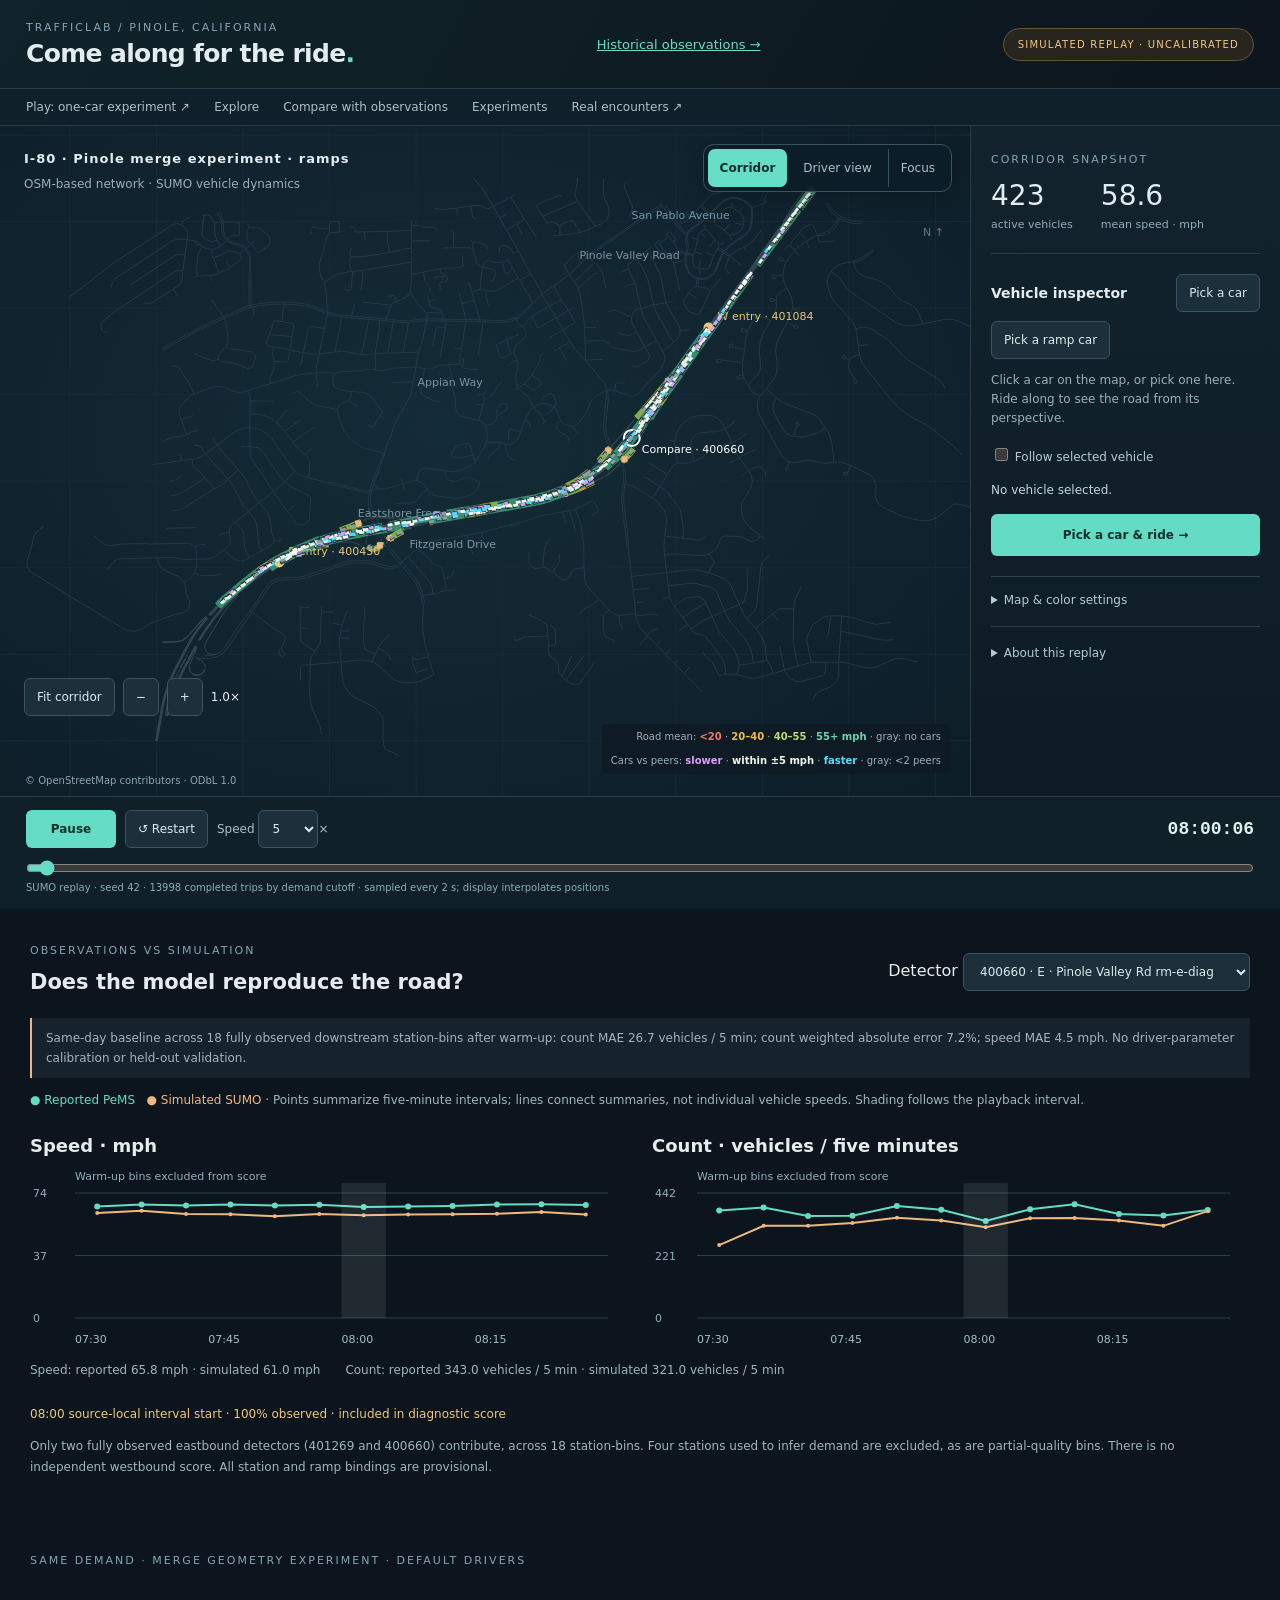
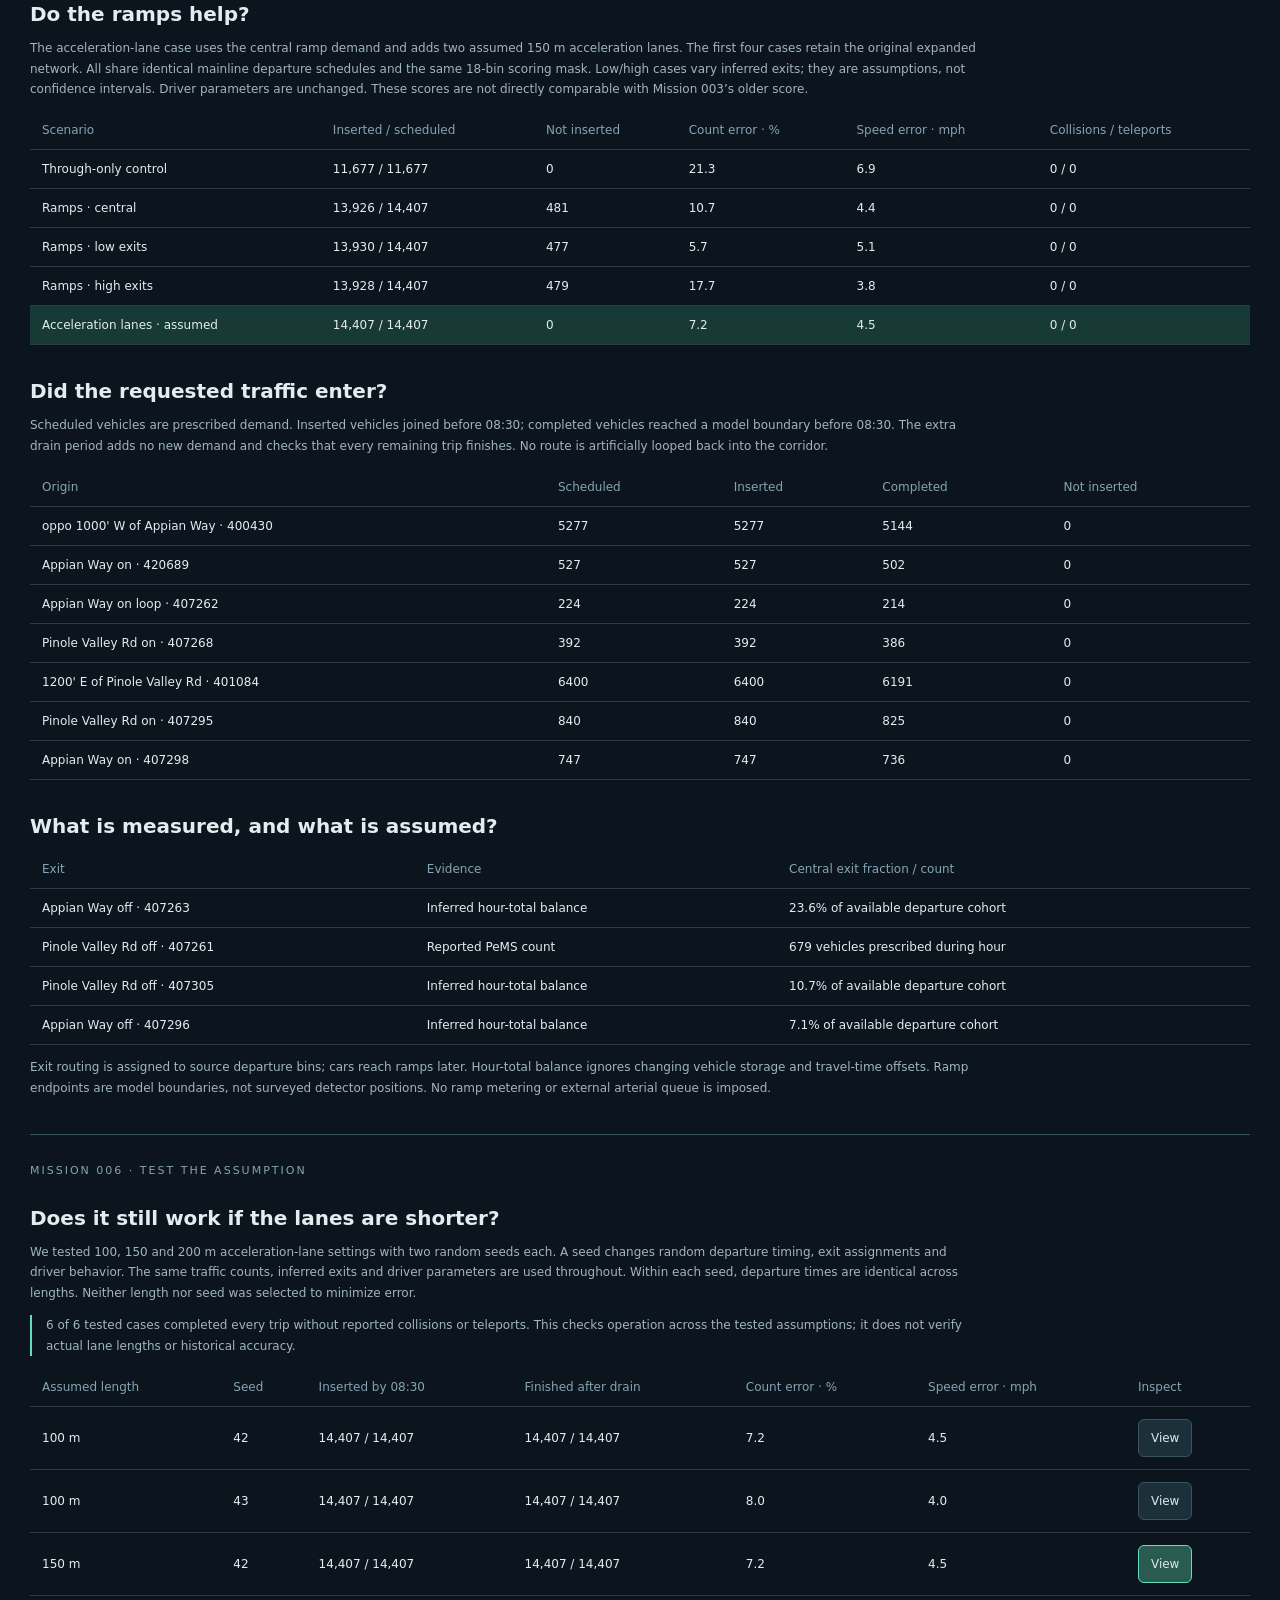
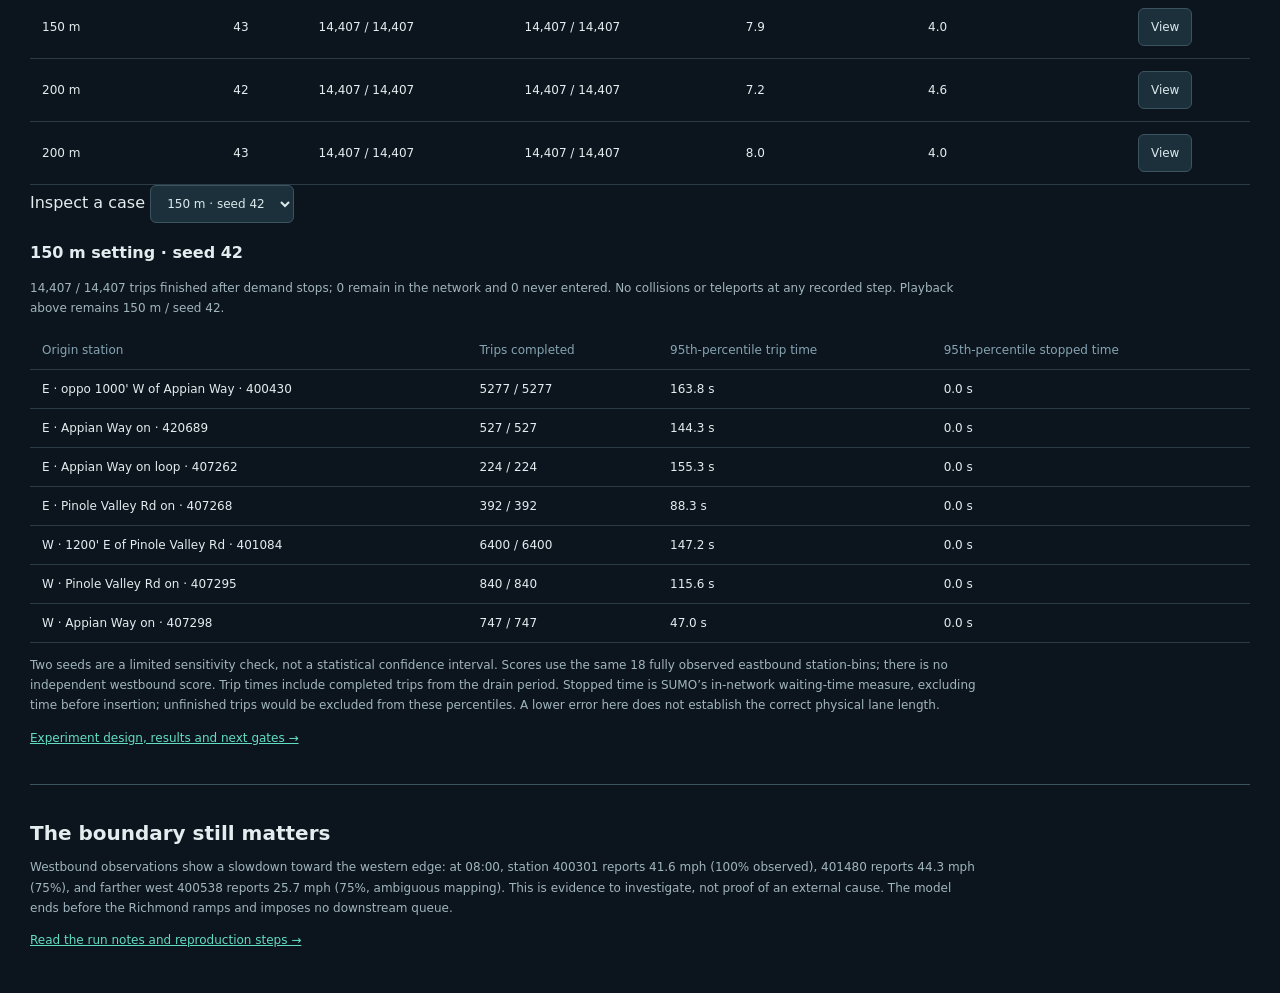
<file: docs/ramps.html>
<!doctype html><html lang="en"><meta charset="utf-8"><meta name="viewport" content="width=device-width,initial-scale=1"><title>TrafficLab · Come along for the ride</title><link rel="stylesheet" href="style.css">
<body data-case="merge" data-replay="merge-replay.json.gz"><header><div><span class="eyebrow">TRAFFICLAB / PINOLE, CALIFORNIA</span><h1>Come along for the ride<span class="dot">.</span></h1></div><a href="observations.html" style="color:#68ddc4;font-size:13px">Historical observations →</a><div class="badge">SIMULATED REPLAY · UNCALIBRATED</div></header>
<nav class="section-nav" aria-label="Page sections"><a href="drivers.html">Play: one-car experiment ↗</a><a href="#experience">Explore</a><a href="#comparison">Compare with observations</a><a href="#robustness">Experiments</a><a href="encounters.html">Real encounters ↗</a></nav><main><section class="map" id="experience"><div class="view-switch" role="group" aria-label="Camera view"><button id="view-map" aria-pressed="true">Corridor</button><button id="view-driver" aria-pressed="false">Driver view</button><button id="focus-view" aria-pressed="false" title="Expand the road view; Escape to return">Focus</button></div><canvas tabindex="0" id="map" aria-label="Interactive road network. Click a vehicle to inspect; drag to pan; scroll to zoom."></canvas><div class="maplabel"><strong id="networkname">Loading corridor…</strong><span>OSM-based network · SUMO vehicle dynamics</span></div><div class="mapbuttons"><button id="fit">Fit corridor</button><button id="zoom-out" aria-label="Zoom out">−</button><button id="zoom" aria-label="Zoom in">+</button><output id="zoom-level" aria-label="Zoom level">1×</output></div><div class="compass">N ↑</div><div class="legend" id="flow-legend"></div><div id="driver-hud" hidden><span class="eyebrow">RIDE ALONG</span><strong><span id="driver-speed">—</span><small> mph</small></strong><span id="driver-road">Selected vehicle</span><span class="driver-disclaimer">Schematic view · flat road geometry</span></div><div id="driver-empty" hidden><strong>This car has left the recorded view.</strong><p>Pick another car to keep exploring, or scrub back.</p><button id="driver-next">Ride another car</button><button id="driver-back">Back to corridor</button></div><div id="view-notice" role="status" aria-live="polite"></div><div class="credit">© OpenStreetMap contributors · ODbL 1.0</div></section>
<aside><span class="eyebrow">CORRIDOR SNAPSHOT</span><div class="stats"><div><strong id="count">—</strong><span>active vehicles</span></div><div><strong id="mean">—</strong><span>mean speed · mph</span></div></div><hr><div class="inspecthead"><h2>Vehicle inspector</h2><button id="pick">Pick a car</button></div><button id="pick-ramp">Pick a ramp car</button><p class="hint">Click a car on the map, or pick one here. Ride along to see the road from its perspective.</p><label class="follow"><input id="follow" type="checkbox"> Follow selected vehicle</label><div id="details">No vehicle selected.</div><button id="ride-selected" class="ride-button">Ride with this car →</button><details class="view-options"><summary>Map & color settings</summary><p>Scroll or pinch to zoom at a location. Drag to pan; double-click to zoom in. Manual navigation releases follow mode.</p><label>Jump to <select id="jump"><option value="">Choose a location…</option></select></label><label><input id="road-flow" type="checkbox" checked> Color roads by local mean speed</label><label>Car colors <select id="car-colors"><option value="relative">Relative to nearby traffic</option><option value="absolute">Absolute speed</option></select></label><details class="color-help"><summary>How the colors work</summary><p>Local = same road and direction, in 100 m sections, at the current simulation sample. Gray roads have no cars. Relative colors compare each car with the other cars; fewer than two peers stays gray. These are simulated speeds.</p></details></details><hr><details class="scene-notes"><summary>About this replay</summary><p>September 24, 2026 · 08:00–08:10 source-local time. Entry counts come from PeMS; individual cars, departure timing and driver behavior are simulated by SUMO.</p><p class="caution">Five measured ramp entries, one measured exit and three inferred exits. Two assumed 150 m acceleration lanes let the blocked ramps merge. All 14,407 cars enter and finish their trips. Lane lengths are not field-verified; this is not a calibrated reconstruction.</p><p id="run-report"></p><p class="caution" id="drain-report"></p><a href="ramps-before.html" style="color:#68ddc4;font-size:12px">Original ramp bottleneck replay →</a><details><summary>Run provenance</summary><pre id="provenance"></pre></details></details></aside></main>
<footer><div class="transport"><button id="play" disabled>Loading…</button><button id="restart" title="Return to the start of the replay">↺ Restart</button><label>Speed <select id="rate"><option>0.5</option><option>1</option><option>2</option><option selected>5</option><option>10</option><option>25</option></select>×</label><strong id="clock">0:00</strong></div><input id="timeline" type="range" min="0" max="1" step="0.1" value="0" aria-label="Simulation time"><span id="status" role="status">Loading real SUMO trajectory data…</span></footer><section id="comparison" hidden><div class="compare-heading"><div><span class="eyebrow">OBSERVATIONS VS SIMULATION</span><h2>Does the model reproduce the road?</h2></div><label>Detector <select id="compare-station"></select></label></div><p id="diagnostics"></p><p><span class="observed-key">● Reported PeMS</span> &nbsp; <span class="simulated-key">● Simulated SUMO</span> · Points summarize five-minute intervals; lines connect summaries, not individual vehicle speeds. Shading follows the playback interval.</p><div class="compare-grid"><div><h2>Speed · mph</h2><canvas id="compare-speed"></canvas></div><div><h2>Count · vehicles / five minutes</h2><canvas id="compare-count"></canvas></div></div><div id="compare-values"></div><p id="compare-quality"></p><p>Only two fully observed eastbound detectors (401269 and 400660) contribute, across 18 station-bins. Four stations used to infer demand are excluded, as are partial-quality bins. There is no independent westbound score. All station and ramp bindings are provisional.</p></section><section class="ramp-review"><span class="eyebrow">SAME DEMAND · MERGE GEOMETRY EXPERIMENT · DEFAULT DRIVERS</span><h2>Do the ramps help?</h2><p>The acceleration-lane case uses the central ramp demand and adds two assumed 150 m acceleration lanes. The first four cases retain the original expanded network. All share identical mainline departure schedules and the same 18-bin scoring mask. Low/high cases vary inferred exits; they are assumptions, not confidence intervals. Driver parameters are unchanged. These scores are not directly comparable with Mission 003’s older score.</p><div id="scenario-table" class="table-scroll">Loading comparison…</div><h2>Did the requested traffic enter?</h2><p>Scheduled vehicles are prescribed demand. Inserted vehicles joined before 08:30; completed vehicles reached a model boundary before 08:30. The extra drain period adds no new demand and checks that every remaining trip finishes. No route is artificially looped back into the corridor.</p><div id="origin-table" class="table-scroll"></div><h2>What is measured, and what is assumed?</h2><div id="exit-table" class="table-scroll"></div><p>Exit routing is assigned to source departure bins; cars reach ramps later. Hour-total balance ignores changing vehicle storage and travel-time offsets. Ramp endpoints are model boundaries, not surveyed detector positions. No ramp metering or external arterial queue is imposed.</p><section id="robustness"><span class="eyebrow">MISSION 006 · TEST THE ASSUMPTION</span><h2>Does it still work if the lanes are shorter?</h2><p>We tested 100, 150 and 200 m acceleration-lane settings with two random seeds each. A seed changes random departure timing, exit assignments and driver behavior. The same traffic counts, inferred exits and driver parameters are used throughout. Within each seed, departure times are identical across lengths. Neither length nor seed was selected to minimize error.</p><p id="sensitivity-summary" aria-live="polite">Loading experiment results…</p><div id="sensitivity-table" class="table-scroll"></div><label for="sensitivity-case">Inspect a case</label> <select id="sensitivity-case" aria-label="Experiment case"></select><div id="sensitivity-detail" aria-live="polite"></div><p>Two seeds are a limited sensitivity check, not a statistical confidence interval. Scores use the same 18 fully observed eastbound station-bins; there is no independent westbound score. Trip times include completed trips from the drain period. Stopped time is SUMO’s in-network waiting-time measure, excluding time before insertion; unfinished trips would be excluded from these percentiles. A lower error here does not establish the correct physical lane length.</p><p><a href="MISSION-006.md">Experiment design, results and next gates →</a></p></section><h2>The boundary still matters</h2><p>Westbound observations show a slowdown toward the western edge: at 08:00, station 400301 reports 41.6 mph (100% observed), 401480 reports 44.3 mph (75%), and farther west 400538 reports 25.7 mph (75%, ambiguous mapping). This is evidence to investigate, not proof of an external cause. The model ends before the Richmond ramps and imposes no downstream queue.</p><p><a href="MISSION-005.md">Read the run notes and reproduction steps →</a></p></section><script src="flow-layer.js"></script><script src="driver-geometry.js"></script><script src="driver-view.js"></script><script src="app.js"></script><script src="ramps.js"></script><script src="sensitivity.js"></script></body></html>
</file>
<file: docs/style.css>
:root{color-scheme:dark;font-family:Inter,system-ui,sans-serif;background:#0c151d;color:#e3ecee}*{box-sizing:border-box}body{margin:0}header{padding:22px 30px;display:flex;align-items:center;justify-content:space-between;border-bottom:1px solid #2c3c46}h1{font-size:27px;margin:4px 0;font-weight:650;letter-spacing:-.9px}.dot{color:#62dcc5}.eyebrow{font-size:11px;letter-spacing:2px;color:#86a4b3}.badge{font-size:10px;letter-spacing:1.2px;color:#efc780;border:1px solid #66543b;border-radius:20px;padding:10px 14px;background:#28251e}main{display:grid;grid-template-columns:1fr 320px;height:calc(100vh - 208px);min-height:420px}.map{position:relative;overflow:hidden;background:#101f29}canvas{width:100%;height:100%;display:block;touch-action:none;cursor:crosshair}.maplabel{position:absolute;top:25px;left:26px;pointer-events:none;display:flex;flex-direction:column;gap:7px}.maplabel strong{font-size:13px;letter-spacing:3px}.maplabel span,.hint{font-size:12px;color:#99afb9}.mapbuttons{position:absolute;bottom:42px;left:24px;display:flex;gap:8px}.compass{position:absolute;right:26px;top:26px;color:#92b1bd}.credit{position:absolute;bottom:10px;left:25px;font-size:10px;color:#8ba6b3}.legend{position:absolute;bottom:20px;right:20px;display:flex;gap:8px;align-items:center;font-size:10px;color:#97b0bc}.legend i{width:90px;height:5px;background:linear-gradient(90deg,#ef9868,#e7c874,#63dcc4)}aside{padding:26px 22px;background:#101b24;border-left:1px solid #2c3c46;overflow:auto}.stats{display:flex;gap:24px;margin-top:18px}.stats div{display:flex;flex-direction:column;gap:6px}.stats strong{font-size:30px;font-weight:500}.stats span{font-size:10px;color:#92acba}h2{font-size:14px;margin:12px 0}p{font-size:12px;line-height:1.7;color:#a1b5be}hr{border:0;border-top:1px solid #2d3d46;margin:24px 0}.inspecthead{display:flex;align-items:center;justify-content:space-between}.follow{font-size:12px;color:#b9cbd2;display:block;margin:16px 0}#details{font-size:12px;line-height:1.7;color:#c5d6de}dl{display:grid;grid-template-columns:1fr 1fr;gap:9px;margin:16px 0}dt{color:#8ea8b6}dd{margin:0;text-align:right;overflow-wrap:anywhere}.carid{font-family:monospace;color:#66ddc4;font-size:15px}.caution{border-left:2px solid #b68c47;padding-left:12px}button,select{font:inherit;font-size:12px;background:#1c303c;color:#dbe9ec;border:1px solid #3c5360;border-radius:6px;padding:8px 12px;cursor:pointer}button:hover{background:#2e4957}button:disabled{opacity:.5}#play{background:#65dcc5;color:#0c302a;border:0;min-width:90px;font-weight:bold}footer{padding:15px 30px;border-top:1px solid #2c3c46}.transport{display:flex;align-items:center;gap:12px;font-size:12px}#clock{margin-left:auto;font-family:monospace;font-size:18px}#timeline{width:100%;accent-color:#65dcc5;margin:12px 0 5px}#status{font-size:10px;color:#8daab7}summary{font-size:12px;cursor:pointer}pre{font-size:10px;white-space:pre-wrap;overflow-wrap:anywhere;line-height:1.5}@media(max-width:760px){header{padding:15px;display:block}.badge{display:inline-block;margin-top:8px}main{display:block;height:auto}.map{height:55vh}aside{border:0}footer{position:sticky;bottom:0;background:#0c151d;padding:12px 15px}.stats{gap:45px}h1{font-size:24px}}

#comparison{max-width:1300px;margin:auto;padding:30px}#comparison h2{font-size:18px}.compare-heading{display:flex;justify-content:space-between;align-items:center;gap:15px;flex-wrap:wrap}.compare-heading select{max-width:100%}.compare-grid{display:grid;grid-template-columns:1fr 1fr;gap:24px}.compare-grid canvas{height:180px;cursor:default;touch-action:auto}.observed-key{color:#63dcc4}.simulated-key{color:#edb980}#compare-values{display:flex;gap:25px;flex-wrap:wrap}#compare-quality{color:#edc780}#diagnostics{border-left:2px solid #edb980;padding:10px 14px;background:#16232c}@media(max-width:760px){.compare-grid{grid-template-columns:1fr}#comparison{padding:20px}.compare-heading label{max-width:100%}}

.ramp-review{max-width:1300px;margin:0 auto;padding:30px}.ramp-review h2{font-size:20px;margin-top:28px}.ramp-review a{color:#63dcc4}.table-scroll{overflow-x:auto}table{border-collapse:collapse;width:100%;font-size:12px}th,td{padding:12px;text-align:left;border-bottom:1px solid #2c3c46}th{color:#86a4b3;font-weight:500}tr.central{background:#173a36}.ramp-review p{max-width:950px}#pick-ramp{margin-top:8px}
.view-options{margin-bottom:22px;border-bottom:1px solid #2c3c46;padding-bottom:16px}.view-options summary{font-size:14px;color:#dce9eb}.view-options label{display:block;font-size:12px;margin:12px 0}.view-options select{display:block;max-width:100%;width:100%;margin-top:6px}.legend{flex-direction:column;align-items:flex-end;max-width:75%;line-height:1.6;padding:5px 9px;background:#101b24e8;border-radius:5px;pointer-events:none;bottom:22px}.legend b{font-weight:600}.mapbuttons{bottom:80px;align-items:center}#zoom-level{font-size:12px;min-width:36px}canvas:focus-visible{outline:2px solid #63dcc4;outline-offset:-3px}@media(max-width:760px){.legend{max-width:96%;right:6px;font-size:9px}.mapbuttons{left:12px;bottom:92px}.maplabel{top:14px;left:14px}.maplabel strong{letter-spacing:1px;max-width:270px}}
.color-help summary{font-size:11px;color:#9fb6c1}.color-help p{font-size:11px}.view-options>p{font-size:11px;line-height:1.5}

#robustness{margin:36px 0;padding:24px 0;border-top:1px solid #3c5360;border-bottom:1px solid #3c5360}#sensitivity-summary{border-left:2px solid #63dcc4;padding-left:14px}#sensitivity-detail{margin-top:20px}#sensitivity-detail h3{font-size:16px}#sensitivity-table button[aria-pressed="true"]{background:#295b50;border-color:#63dcc4}
/* Presentation pass: calm chrome, a prominent selected car, and room for the road. */
html{scroll-behavior:smooth}header{padding:16px 26px;background:linear-gradient(120deg,#10232a,#0c151d)}header h1{font-size:25px;letter-spacing:-.65px}button,select{min-height:38px;transition:background .15s,border-color .15s,transform .15s}button:active{transform:translateY(1px)}button:focus-visible,select:focus-visible,a:focus-visible,summary:focus-visible{outline:2px solid #7ae7d0;outline-offset:3px}a{color:#74decb}.section-nav{display:flex;gap:24px;padding:11px 26px;border-bottom:1px solid #263c46;font-size:12px;background:#10202a}.section-nav a{text-decoration:none;color:#a9c1ca}.section-nav a:hover{color:#7ae7d0}main{grid-template-columns:minmax(0,1fr) 310px;height:calc(100dvh - 230px);min-height:480px}.map{background:radial-gradient(ellipse at 45% 45%,#142c37,#0d1d28)}.maplabel{top:24px;left:24px;max-width:calc(100% - 370px)}.maplabel strong{letter-spacing:1px;line-height:1.45}.maplabel span{line-height:1.4}.compass{top:100px;font-size:11px;opacity:.6}.view-switch{position:absolute;z-index:4;top:18px;right:18px;display:flex;gap:4px;padding:4px;background:#0b1d27e8;border:1px solid #355360;border-radius:11px;box-shadow:0 5px 24px #0003}.view-switch button{border:0;background:transparent;border-radius:7px;padding:7px 12px;color:#a7c2cd}.view-switch button[aria-pressed="true"]{background:#66ddc5;color:#0b2d30;font-weight:650}.view-switch button:hover{background:#294752}.view-switch button[aria-pressed="true"]:hover{background:#8becd7}#focus-view{border-left:1px solid #355360;border-radius:0 7px 7px 0}aside{padding:22px 20px;background:linear-gradient(#12232d,#0e1b24)}.stats{margin:12px 0 22px;gap:28px}.stats strong{font-variant-numeric:tabular-nums;font-size:28px}.stats span{font-size:11px}hr{margin:19px 0}.inspecthead{gap:8px}h2{font-weight:600}.hint{line-height:1.6}.carid{font-size:12px;padding:8px 10px;background:#071c25;border:1px solid #28434e;border-radius:6px;overflow-wrap:anywhere}#details dl{font-size:11px;gap:8px}#details dd{font-variant-numeric:tabular-nums}.ride-button{display:block;width:100%;background:#64dcc5;color:#0b2e2c;font-weight:650;margin:14px 0 20px;border:0;min-height:42px}.ride-button:hover{background:#8becd7}.view-options{border-top:1px solid #2c4652;border-bottom:0;padding:16px 0 0;margin:14px 0}.view-options summary,.scene-notes>summary{font-size:12px;color:#b2cbd3}.scene-notes{margin-bottom:16px}.scene-notes p{font-size:11px}footer{background:#102029;padding:13px 26px}.transport{gap:9px}.transport label{color:#a8c1cb}.transport strong{color:#def1eb}.transport select{padding:6px 9px}#status{display:block;line-height:1.45;max-width:1100px}.compare-heading h2{font-size:21px!important}.ramp-review>h2{margin-top:34px}#driver-hud{position:absolute;bottom:40px;left:28px;z-index:2;display:flex;flex-direction:column;gap:4px;color:#effaf4;text-shadow:0 2px 12px #00131d}#driver-hud[hidden],#driver-empty[hidden]{display:none}#driver-hud strong{font-size:52px;line-height:1.05;font-weight:550;font-variant-numeric:tabular-nums;letter-spacing:-2px}#driver-hud small{font-size:14px;letter-spacing:0;font-weight:400;color:#c4d9dc}#driver-road{font-size:12px}.driver-disclaimer{font-size:10px;color:#c2d5d7;max-width:240px}#driver-hud .eyebrow{color:#90f0d4}#driver-empty{position:absolute;z-index:5;top:40%;left:50%;transform:translate(-50%,-20%);width:min(390px,90%);padding:22px;border:1px solid #6e949c;border-radius:12px;background:#0c202eef;box-shadow:0 12px 50px #07141b99;text-align:center}#driver-empty strong{font-size:16px}#driver-empty button{margin:3px}#view-notice{position:absolute;z-index:6;bottom:115px;left:50%;transform:translate(-50%,8px);background:#0b2633ef;color:#c9e8e7;border:1px solid #527581;border-radius:8px;padding:10px 14px;max-width:85%;font-size:12px;opacity:0;pointer-events:none;transition:opacity .15s,transform .15s}#view-notice.visible{opacity:1;transform:translate(-50%,0)}.driver-mode .mapbuttons,.driver-mode .compass,.driver-mode .legend{display:none}.driver-mode .maplabel{color:#e8f5f2;text-shadow:0 1px 6px #071923}.driver-mode .maplabel span{color:#d0e3e3}.driver-mode .credit{color:#b9d1d0}.driver-mode #map{cursor:default}.focus-mode header,.focus-mode nav,.focus-mode aside,.focus-mode #comparison,.focus-mode .ramp-review{display:none}.focus-mode main{display:block;height:calc(100dvh - 118px);min-height:200px}.focus-mode .map{height:100%}.focus-mode footer{height:118px;box-sizing:border-box}.focus-mode #status{white-space:nowrap;text-overflow:ellipsis;overflow:hidden}.focus-mode .maplabel{max-width:calc(100% - 370px)}
@media(max-width:760px){header{padding:15px 16px}header h1{font-size:23px}header>a{display:inline-block;margin-top:5px}.badge{font-size:9px;padding:7px 10px}.section-nav{gap:18px;padding:11px 16px;overflow-x:auto;white-space:nowrap}.section-nav a{font-size:11px}main{display:block;height:auto;min-height:0}.map{height:62dvh;min-height:360px}.maplabel,.focus-mode .maplabel{top:75px;left:16px;max-width:calc(100% - 40px)}.maplabel span{font-size:10px}.maplabel strong{font-size:11px;max-width:280px}.view-switch{left:12px;right:12px;top:12px;justify-content:space-between}.view-switch button{padding:7px 10px;min-height:36px;font-size:12px}.compass{top:142px;right:18px}.mapbuttons{bottom:100px}aside{padding:22px 18px;overflow:visible}footer{position:static;padding:12px 15px}.transport{flex-wrap:wrap}.transport button{font-size:11px;padding:7px 9px}#clock{font-size:16px}#status{font-size:9px}#driver-hud{left:18px;bottom:30px}#driver-hud strong{font-size:42px}#view-notice{bottom:150px;font-size:11px;max-width:90%;width:max-content}.focus-mode main{height:calc(100dvh - 128px)}.focus-mode footer{height:128px}.ramp-review{padding:20px}#robustness{padding:24px 0}th,td{padding:10px}.legend{bottom:24px;font-size:9px;max-width:95%}}
@media(prefers-reduced-motion:reduce){html{scroll-behavior:auto}button,select,#view-notice{transition:none}}

.driver-mode #map{touch-action:pan-y}.focus-mode.driver-mode #map{touch-action:none}

/* Keep playback next to the road on phones; the inspector follows below it. */
@media(max-width:760px){body{display:flex;flex-direction:column}header{order:0}.section-nav{order:1}main{display:contents;order:2}.map{order:2}footer{order:3}aside{order:4}#comparison{order:5;width:100%}.ramp-review{order:6;width:100%}.focus-mode main{display:block}.focus-mode .map{min-height:0}}
</file>
<file: docs/drivers.css>
:root{color-scheme:dark;--bg:#0c171e;--panel:#13232c;--line:#293b45;--text:#eef4ee;--muted:#a0b3b9;--mint:#a1eccb;--gold:#ffcf7c;--violet:#b4a2e8;font-family:Inter,ui-sans-serif,system-ui,-apple-system,BlinkMacSystemFont,"Segoe UI",sans-serif}*{box-sizing:border-box}body{margin:0;background:radial-gradient(ellipse at 10% 0,#1a3338 0,transparent 55%),var(--bg);color:var(--text);font-size:14px;line-height:1.55}button,input,select{font:inherit}button,select{background:#1d323c;color:var(--text);border:1px solid #39505a;border-radius:8px;padding:8px 12px;cursor:pointer;min-height:38px}button:hover,select:hover{background:#2d4750}button:disabled{opacity:.55;cursor:wait}button[aria-pressed=true]{border-color:var(--mint);background:#285045;color:#d6ffeb}button:focus-visible,a:focus-visible,input:focus-visible,canvas:focus-visible,summary:focus-visible{outline:2px solid var(--mint);outline-offset:4px}a{color:var(--mint);text-decoration:none}a:hover{text-decoration:underline}header{max-width:1500px;margin:auto;display:flex;justify-content:space-between;align-items:center;padding:25px 34px;border-bottom:1px solid #b6d9ca14}.brand{font-size:19px;color:var(--text);font-weight:700;letter-spacing:-.5px}nav{display:flex;gap:25px}nav a{font-size:13px;color:var(--muted)}main{max-width:1500px;padding:30px 34px 0;margin:auto}h1,h2,h3,p{margin:0}h1{font-size:clamp(32px,3.5vw,47px);font-weight:600;line-height:1.18;letter-spacing:-1.8px;margin:6px 0 10px}h1 span{color:var(--mint)}h2{font-size:21px;font-weight:550;letter-spacing:-.45px}h3{font-size:16px;font-weight:600;margin-bottom:10px}.eyebrow{font-size:10px;letter-spacing:2px;font-weight:650;color:var(--mint)}.intro{display:flex;justify-content:space-between;align-items:center;gap:20px;margin-bottom:28px}.intro>div>p:last-child{color:var(--muted);font-size:15px}.badge{white-space:nowrap;letter-spacing:1px;font-size:10px;border:1px solid #6e6349;color:#d8c89f;border-radius:30px;padding:8px 12px}.workspace{display:grid;grid-template-columns:minmax(0,1fr) 306px;gap:20px;align-items:start}.experience{min-width:0;background:var(--panel);border:1px solid var(--line);border-radius:15px;overflow:hidden}.scene-bar{display:flex;align-items:center;justify-content:space-between;gap:8px;padding:12px 14px}.segmented{display:flex;gap:4px}.segmented button{padding:6px 12px;font-size:12px}#view-label{font-size:11px;color:var(--muted)}.scene{position:relative;height:515px;background:#152a2e;overflow:hidden}canvas{width:100%;height:100%;display:block;touch-action:none}.map-tools{position:absolute;top:14px;left:14px;display:flex;gap:5px;flex-wrap:wrap;max-width:90%}.map-tools button{background:#11242ee6;backdrop-filter:blur(8px);font-size:11px;padding:6px 10px;min-height:34px}.map-tools button[aria-pressed=true]{color:var(--mint);border-color:#6aac92}.scene-note{position:absolute;top:63px;left:16px;font-size:11px;color:#d7e5db;background:#12232bd9;max-width:calc(100% - 32px);padding:4px 8px;border-radius:5px;pointer-events:none}.hud{position:absolute;bottom:28px;left:20px;display:flex;gap:25px;padding:11px 18px;background:#0d1c25df;backdrop-filter:blur(8px);border:1px solid #3b535b;border-radius:12px;pointer-events:none}.hud div>span{display:block;font-size:9px;letter-spacing:1.1px;color:var(--muted)}.hud strong{font-size:21px;font-weight:500;display:block}.hud strong b{font-weight:550}.hud small{font-size:12px;color:var(--muted)}.credit{position:absolute;bottom:5px;right:10px;font-size:9px;color:#adc7c2}.playback{display:flex;align-items:center;gap:11px;padding:14px 15px;border-top:1px solid var(--line)}#play{background:var(--mint);color:#17372b;border:none;min-width:83px;font-weight:600}#clock{font-variant-numeric:tabular-nums;font-size:12px;color:#c4d7d8;white-space:nowrap}input[type=range]{accent-color:var(--mint);cursor:pointer;min-width:0}#timeline{flex:1;width:100%;min-width:35px}#rate{font-size:12px;padding:6px}.view-options{display:flex;align-items:center;gap:16px;padding:0 16px 12px;flex-wrap:wrap;font-size:11px;color:var(--muted)}.view-options label{display:flex;align-items:center;gap:5px;cursor:pointer}.view-options button{margin-left:auto;min-height:29px;font-size:11px;padding:5px 9px}.legend{padding:11px 16px;border-top:1px solid var(--line);font-size:10px;display:flex;align-items:center;gap:7px;color:var(--muted);flex-wrap:wrap}.legend i{width:8px;height:8px;display:inline-block;border-radius:2px;margin-left:5px}.legend i:first-child{margin:0}.target-dot{background:var(--gold)}.follower-dot{background:var(--mint)}.ghost-dot{border:1.5px solid var(--violet)}.legend span{margin-left:auto}.slow{color:#f39478;font-weight:500}.fast{color:var(--mint);font-weight:500}aside{padding:17px 4px 0}aside h2{margin:5px 0 9px}.control-heading>p:last-child{color:var(--muted);font-size:12px;line-height:1.6}.presets{display:flex;gap:5px;margin:20px 0 25px}.presets button{flex:1;padding:7px 5px;font-size:11px}.slider-label{display:flex;align-items:center;justify-content:space-between;margin:20px 0 8px;font-size:13px;font-weight:500}.slider-label output{color:var(--mint);font-variant-numeric:tabular-nums;background:#1b3b35;border-radius:5px;padding:2px 7px;font-size:12px}aside>input[type=range]{width:100%;margin:5px 0}.range-ends{display:flex;justify-content:space-between;color:var(--muted);font-size:10px}.control-note{font-size:11px;color:var(--muted);margin-top:18px}.library-note{display:flex;align-items:center;gap:7px;margin:22px 0 6px;color:var(--mint);font-size:12px}.live-dot{width:6px;height:6px;background:var(--mint);border-radius:100%;flex-shrink:0}.small{font-size:11px;color:var(--muted);line-height:1.65}hr{height:1px;border:0;background:var(--line);margin:22px 0}aside h3{margin-top:5px}.moments{display:flex;flex-wrap:wrap;gap:5px;margin-bottom:10px}.moments button{font-size:11px;padding:5px 9px;min-height:30px}.moments p{font-size:12px;color:var(--muted)}.results{padding-top:30px}.results-heading{display:flex;align-items:center;justify-content:space-between;gap:10px;margin-bottom:15px}.results-heading>span{color:var(--muted);font-size:11px}.result-grid{display:grid;grid-template-columns:repeat(3,1fr);gap:16px}.result-grid article{background:#15252ebf;border:1px solid var(--line);border-radius:12px;padding:20px}.result-grid article>span{color:var(--muted);font-size:12px}.result-grid strong{display:block;font-weight:500;font-size:30px;letter-spacing:-.7px;margin:6px 0}.result-grid article p{color:var(--muted);font-size:11px}.result-caveat{color:#bdc6ba;font-size:11px;margin:13px 0 25px}.evidence{border:1px solid var(--line);border-radius:13px;background:#12232b}.evidence summary{display:flex;justify-content:space-between;align-items:center;cursor:pointer;list-style:none;padding:22px;gap:10px}.evidence summary::-webkit-details-marker{display:none}.evidence summary h2{margin-top:4px}.evidence summary>span{color:var(--mint);font-size:12px}.evidence[open] summary{border-bottom:1px solid var(--line)}.evidence-content{padding:24px}.evidence-content p{color:var(--muted);font-size:12px;line-height:1.8;margin:10px 0}.evidence-columns{display:grid;grid-template-columns:1fr 1fr;gap:35px}.evidence-content>section{border-top:1px solid var(--line);margin-top:25px;padding-top:22px}.evidence ul{list-style:none;margin:14px 0;padding:0;display:grid;grid-template-columns:1fr 1fr;gap:8px}.evidence li{font-size:12px;color:#c4decf}.evidence li:before{content:'✓';margin-right:8px;color:var(--mint)}.evidence li.unverified{color:#dcc99c}.evidence li.unverified:before{content:'○';color:#dcc99c}table{border-collapse:collapse;width:100%;font-size:11px;margin:12px 0;color:#d1dfdf}th,td{border-bottom:1px solid var(--line);padding:9px 8px;text-align:left;font-variant-numeric:tabular-nums}th{color:var(--muted);font-weight:500}.table-scroll{overflow-x:auto}.next-gate a{font-size:12px;margin-right:20px}footer{color:#758c95;font-size:11px;text-align:center;padding:35px 15px}.sr-only{position:absolute;width:1px;height:1px;overflow:hidden;clip:rect(0,0,0,0)}code{color:#c7d9d1}
@media(min-width:1600px){.scene{height:570px}}@media(max-width:1000px){header{padding:20px}main{padding:24px 20px 0}.workspace{grid-template-columns:minmax(0,1fr) 265px;gap:16px}.scene{height:475px}.scene-bar{flex-wrap:wrap}.scene-bar>span{display:none}.presets button{font-size:10px}.playback{gap:7px;padding:10px}#clock{font-size:10px}.hud{gap:15px;left:12px;padding:10px}.hud strong{font-size:18px}.view-options{gap:8px}.legend span{margin-left:0}.badge{font-size:9px}}
@media(max-width:750px){header{padding:18px 16px}nav{gap:13px}nav a{font-size:11px}.brand{font-size:17px}main{padding:24px 14px 0}.intro{display:block;margin-bottom:20px}.badge{display:inline-block;margin-top:14px}.workspace{grid-template-columns:1fr}.scene{height:410px}aside{padding:6px 4px}aside .presets{margin:15px 0 10px}.presets button{font-size:12px}.control-note{margin:12px 0 0}.library-note{margin-top:15px}.result-grid{gap:8px}.result-grid article{padding:13px 10px}.result-grid strong{font-size:22px}.results-heading{display:block}.results-heading>span{display:block;margin-top:5px}.evidence-columns{grid-template-columns:1fr;gap:20px}.evidence summary{padding:18px}.evidence summary>span{font-size:0}.evidence summary>span:after{content:'↓';font-size:20px}.evidence-content{padding:17px}.evidence ul{grid-template-columns:1fr}.evidence h2{font-size:19px}.hud{gap:18px}.hud strong{font-size:19px}.view-options button{margin-left:0}.playback{gap:7px}.playback button{padding:6px 9px}#play{min-width:68px}.legend{font-size:9px}.intro>div>p:last-child{font-size:13px}.scene-note{font-size:10px}.map-tools{left:10px;top:10px}.map-tools button{font-size:10px;padding:5px 8px}.results{padding-top:20px}}
@media(max-width:500px){.result-grid{grid-template-columns:repeat(2,minmax(0,1fr))}.result-grid article:last-child{grid-column:1 / -1;display:grid;grid-template-columns:1fr auto;column-gap:15px}.result-grid article:last-child strong{grid-column:2;grid-row:1 / 3;align-self:center;margin:0}.result-grid article:last-child p{grid-column:1}.result-grid article>span{font-size:11px}.result-grid article p{font-size:11px}.result-grid strong{font-size:23px}}
</file>
<file: docs/encounters.css>
:root{color-scheme:dark;font-family:Inter,ui-sans-serif,system-ui,sans-serif;background:#0b131b;color:#e7eef1;--muted:#9bafbb;--line:#273845;--mint:#73e3c5;--amber:#f6be70;--rose:#ff98b3}*{box-sizing:border-box}body{margin:0}a{color:var(--mint);text-decoration:none}a:hover{text-decoration:underline}header,main,footer{max-width:1390px;margin:auto;padding:24px 36px}header{display:flex;align-items:center;justify-content:space-between;border-bottom:1px solid var(--line);font-size:13px}.brand{letter-spacing:2px;font-size:12px;font-weight:750;color:#f4f6f7}.brand span{font-weight:400;color:var(--muted)}.intro{display:flex;justify-content:space-between;gap:30px;align-items:center;padding:18px 0 10px}.eyebrow{font-size:10px;letter-spacing:1.8px;font-weight:650;color:var(--mint)}h1{font-size:clamp(30px,3.5vw,47px);font-weight:650;line-height:1.12;letter-spacing:-1.7px;margin:16px 0}h1 span{color:#a4b8c5}h2{font-size:18px;letter-spacing:-.35px;margin:8px 0 12px}p{font-size:13px;line-height:1.7;color:var(--muted)}.intro p{max-width:570px;font-size:15px}.stage{font-size:12px;line-height:1.8;white-space:nowrap;padding:18px 22px;border:1px solid var(--line);border-radius:10px;background:#101f29}.stage small{font-size:11px;color:var(--muted)}.status-dot{display:inline-block;width:7px;height:7px;border-radius:50%;background:var(--amber);margin-right:6px}.notice{background:#22231e;border:1px solid #494532;color:#c9be9c;padding:13px 17px;border-radius:8px;font-size:12px;line-height:1.6}.notice strong{color:#efd39b}.audit-strip{display:grid;grid-template-columns:repeat(4,1fr);margin:24px 0;gap:16px}.audit-strip div{border-left:2px solid var(--line);padding:2px 16px}.audit-strip b{display:block;font-size:27px;font-weight:550;font-variant-numeric:tabular-nums}.audit-strip span{display:block;color:var(--muted);font-size:11px;margin-top:6px}.workspace{display:grid;grid-template-columns:1.05fr 1fr;border:1px solid var(--line);border-radius:12px;overflow:hidden;background:#101e28}.road-panel{padding:22px;border-right:1px solid var(--line);min-width:0}.measurement-panel{padding:22px;min-width:0}.panel-heading{display:flex;align-items:center;justify-content:space-between;gap:12px}.panel-heading label{font-size:11px;color:var(--muted)}button,select{font:inherit;color:#e7eef1;background:#1b303e;border:1px solid #3b5363;border-radius:6px;padding:9px 11px;cursor:pointer}select{font-size:12px;max-width:200px}button:hover,select:hover{background:#284252}button:disabled,select:disabled{opacity:.5;cursor:default}button:focus-visible,a:focus-visible,select:focus-visible,input:focus-visible,canvas:focus-visible,summary:focus-visible{outline:2px solid var(--mint);outline-offset:3px}#play{color:#10251f;background:var(--mint);border-color:var(--mint);font-weight:700;min-width:62px}.legend{display:flex;flex-wrap:wrap;gap:7px 15px;font-size:10px;color:#91a3b1;margin:3px 0 14px}.actor-key{color:var(--mint)}.follower-key{color:var(--amber)}#road{display:block;width:100%;height:470px;border:1px solid #2c424f;border-radius:8px;background:#10212a}.road-note,.plot-note{font-size:10px;line-height:1.6}.controls{display:flex;align-items:center;gap:9px;flex-wrap:wrap;margin-top:13px;font-size:11px}.controls label{margin-left:auto;color:var(--muted)}#clock{font-size:14px;font-weight:650;font-variant-numeric:tabular-nums;min-width:67px;text-align:right}input[type=range]{display:block;accent-color:var(--mint);width:100%;margin:18px 0 9px;cursor:pointer}.timeline-labels{display:flex;justify-content:space-between;font-size:9px;color:var(--muted)}#load-status{margin-bottom:0;font-size:11px;min-height:18px}.metrics{display:grid;grid-template-columns:repeat(3,1fr);gap:10px;margin:12px 0 18px}.metrics div{background:#172936;border-radius:7px;padding:12px}.metrics b{display:block;font-size:23px;font-weight:550;color:var(--amber);font-variant-numeric:tabular-nums}.metrics span{font-size:9px;color:var(--muted);display:block;margin-top:5px}.plot{border-top:1px solid var(--line);padding-top:10px;margin-top:10px}.plot h3{font-size:11px;font-weight:550;display:flex;justify-content:space-between;gap:8px;margin:0 0 5px}.plot h3 span{font-weight:400;color:var(--muted);font-size:10px}.plot canvas{width:100%;height:130px;display:block;cursor:crosshair}.detail-grid{display:grid;grid-template-columns:1fr 1fr;gap:18px;margin:22px 0}.detail-card{border:1px solid var(--line);border-radius:10px;padding:22px;min-width:0}.detail-card a{font-size:12px}.detail-card p{margin:9px 0}#coverage{display:flex;flex-wrap:wrap;gap:7px;margin:15px 0}.chip{font-size:10px;border:1px solid #375c54;background:#18322d;color:#9cd9c4;padding:6px 9px;border-radius:30px}.chip.warn{color:#e8c28c;border-color:#655537;background:#30291e}#quality-now{color:#e4bb84;font-size:11px}details{font-size:12px;color:var(--muted)}summary{cursor:pointer;color:#b7cbd6;line-height:1.5}#window-flags{font-size:11px;line-height:1.8;margin-top:10px}#window-flags ul{padding-left:18px}.provenance{border-top:1px solid var(--line);padding-top:20px}.provenance p{max-width:990px;font-size:12px}footer{display:flex;justify-content:space-between;font-size:10px;letter-spacing:1.6px;color:#6d8595;border-top:1px solid var(--line);margin-top:15px}footer span{letter-spacing:0} @media(max-width:950px){.intro{display:block}.stage{display:inline-block;margin:6px 0 20px}.workspace{grid-template-columns:1fr}.road-panel{border-right:0;border-bottom:1px solid var(--line)}#road{height:440px}.measurement-panel{padding-top:24px}.plot canvas{height:150px}}@media(max-width:600px){header,main,footer{padding:20px 16px}header{gap:15px}.brand{font-size:10px}.brand span{display:block;font-size:9px;margin-top:5px}header>a:last-child{font-size:10px}h1{font-size:31px;letter-spacing:-1px}.intro p{font-size:13px}.audit-strip{grid-template-columns:1fr 1fr;gap:18px 6px}.audit-strip div{padding-left:12px}.audit-strip b{font-size:24px}.road-panel,.measurement-panel,.detail-card{padding:15px}.panel-heading{align-items:flex-start}.panel-heading h2{font-size:16px}.panel-heading label{max-width:135px}select{max-width:135px;font-size:11px}.detail-grid{grid-template-columns:1fr}#road{height:380px}.controls{gap:6px;font-size:10px}.controls button{font-size:11px;padding:9px}.controls label{margin-left:0}#clock{margin-left:auto}.metrics{gap:6px}.metrics div{padding:10px 7px}.metrics b{font-size:21px}.metrics span{font-size:9px}.plot h3{font-size:10px}.plot h3 span{font-size:9px}}
</file>
<file: docs/observations.css>
:root{font-family:system-ui,sans-serif;color:#e2ecef;background:#0c151d;color-scheme:dark}*{box-sizing:border-box}body{margin:0}header,main{max-width:1100px;margin:auto;padding:28px}header{padding-bottom:8px}header>a{float:right}header>span{font-size:11px;letter-spacing:2px;color:#90aebb}h1{font-size:32px;margin:18px 0 10px;letter-spacing:-1px}h2{font-size:17px;margin:0 0 12px}p,li{font-size:14px;color:#aabec8;line-height:1.65}a{color:#68ddc4;text-decoration:none}a:hover{text-decoration:underline}section{margin-bottom:24px}.notice{padding:20px 24px;border:1px solid #6a5838;background:#28251e;border-radius:9px}.notice strong{color:#edc882}.notice p{margin:8px 0 0}.load{display:flex;align-items:center;gap:30px;padding:24px;background:#152630;border-radius:9px}.load div{flex:1}.load p{margin-bottom:0}.button,select{padding:12px 16px;border:1px solid #557581;border-radius:6px;background:#203b47;color:#e1eff2;cursor:pointer}.button{position:relative;white-space:nowrap}.button input{position:absolute;inset:0;width:100%;opacity:0;cursor:pointer}.toolbar{display:flex;align-items:center;gap:18px;flex-wrap:wrap;margin:24px 0}.toolbar label{font-size:13px}.toolbar select{margin-left:8px;max-width:350px}.toolbar span{font-size:12px;color:#8faebc}.cards{display:grid;grid-template-columns:repeat(3,1fr);gap:16px;margin:20px 0}.cards div{background:#13252f;padding:20px;border:1px solid #28434f;border-radius:8px;display:flex;flex-direction:column;gap:8px}.cards b{font-size:28px;font-weight:500}.cards span{font-size:12px;color:#9ab4c0}.charts{background:#11222d;padding:22px;border-radius:8px}.charts h2{margin:6px 0 4px;font-size:14px}.charts small{font-size:11px;color:#94afbb;font-weight:normal;margin-left:12px}canvas{display:block;width:100%;margin-bottom:20px}.inspect{padding:22px;background:#142833;border-radius:8px;margin-top:20px}.inspect label{font-size:13px}.inspect strong{float:right}input[type=range]{display:block;width:100%;margin:20px 0;accent-color:#64ddc4}#values{display:flex;gap:24px;flex-wrap:wrap}#values div{display:flex;flex-direction:column;gap:5px}#values span{font-size:11px;color:#94aebb}#values b{font-size:18px}#quality{margin-bottom:0;color:#e4c17e}pre{white-space:pre-wrap;overflow-wrap:anywhere;font-size:12px;line-height:1.5}summary{cursor:pointer;color:#a8c7d2}.instructions{border-top:1px solid #2e424e;padding-top:26px;margin-top:32px}li{margin-bottom:10px}#error{color:#ffac95} @media(max-width:620px){header,main{padding:20px}header>a{float:none;display:block;margin-bottom:20px}h1{font-size:27px}.load{display:block}.button{display:inline-block;margin-top:16px}.cards{gap:7px}.cards div{padding:12px}.cards b{font-size:23px}.toolbar select{max-width:260px}.charts{padding:10px}.inspect strong{float:none;display:block;margin-top:8px}}

.tablewrap{overflow-x:auto}table{border-collapse:collapse;width:100%;font-size:13px}th,td{text-align:left;padding:9px;border-bottom:1px solid #29424f}tbody tr{cursor:pointer}tbody tr:hover,tbody tr:focus{background:#203b47}#map{background:#11222d;border-radius:8px}#mapping{overflow-wrap:anywhere}
</file>
